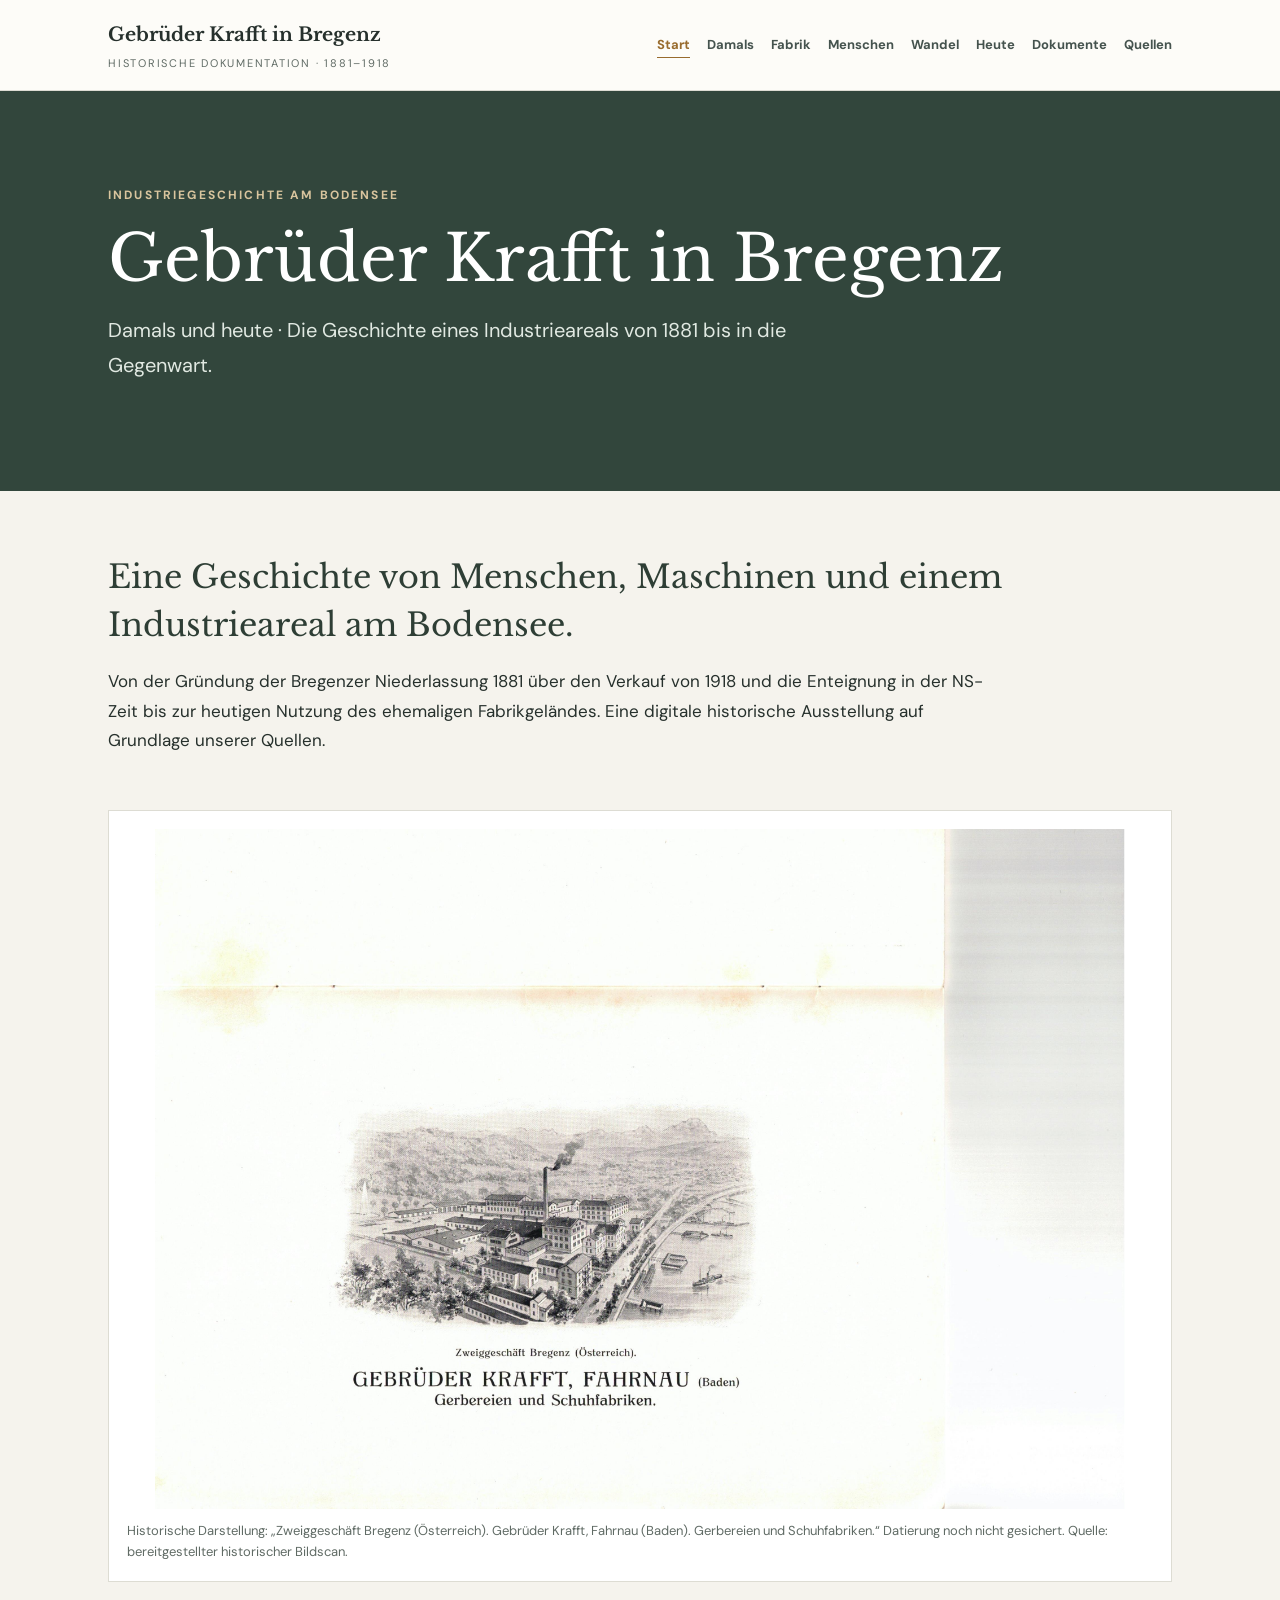
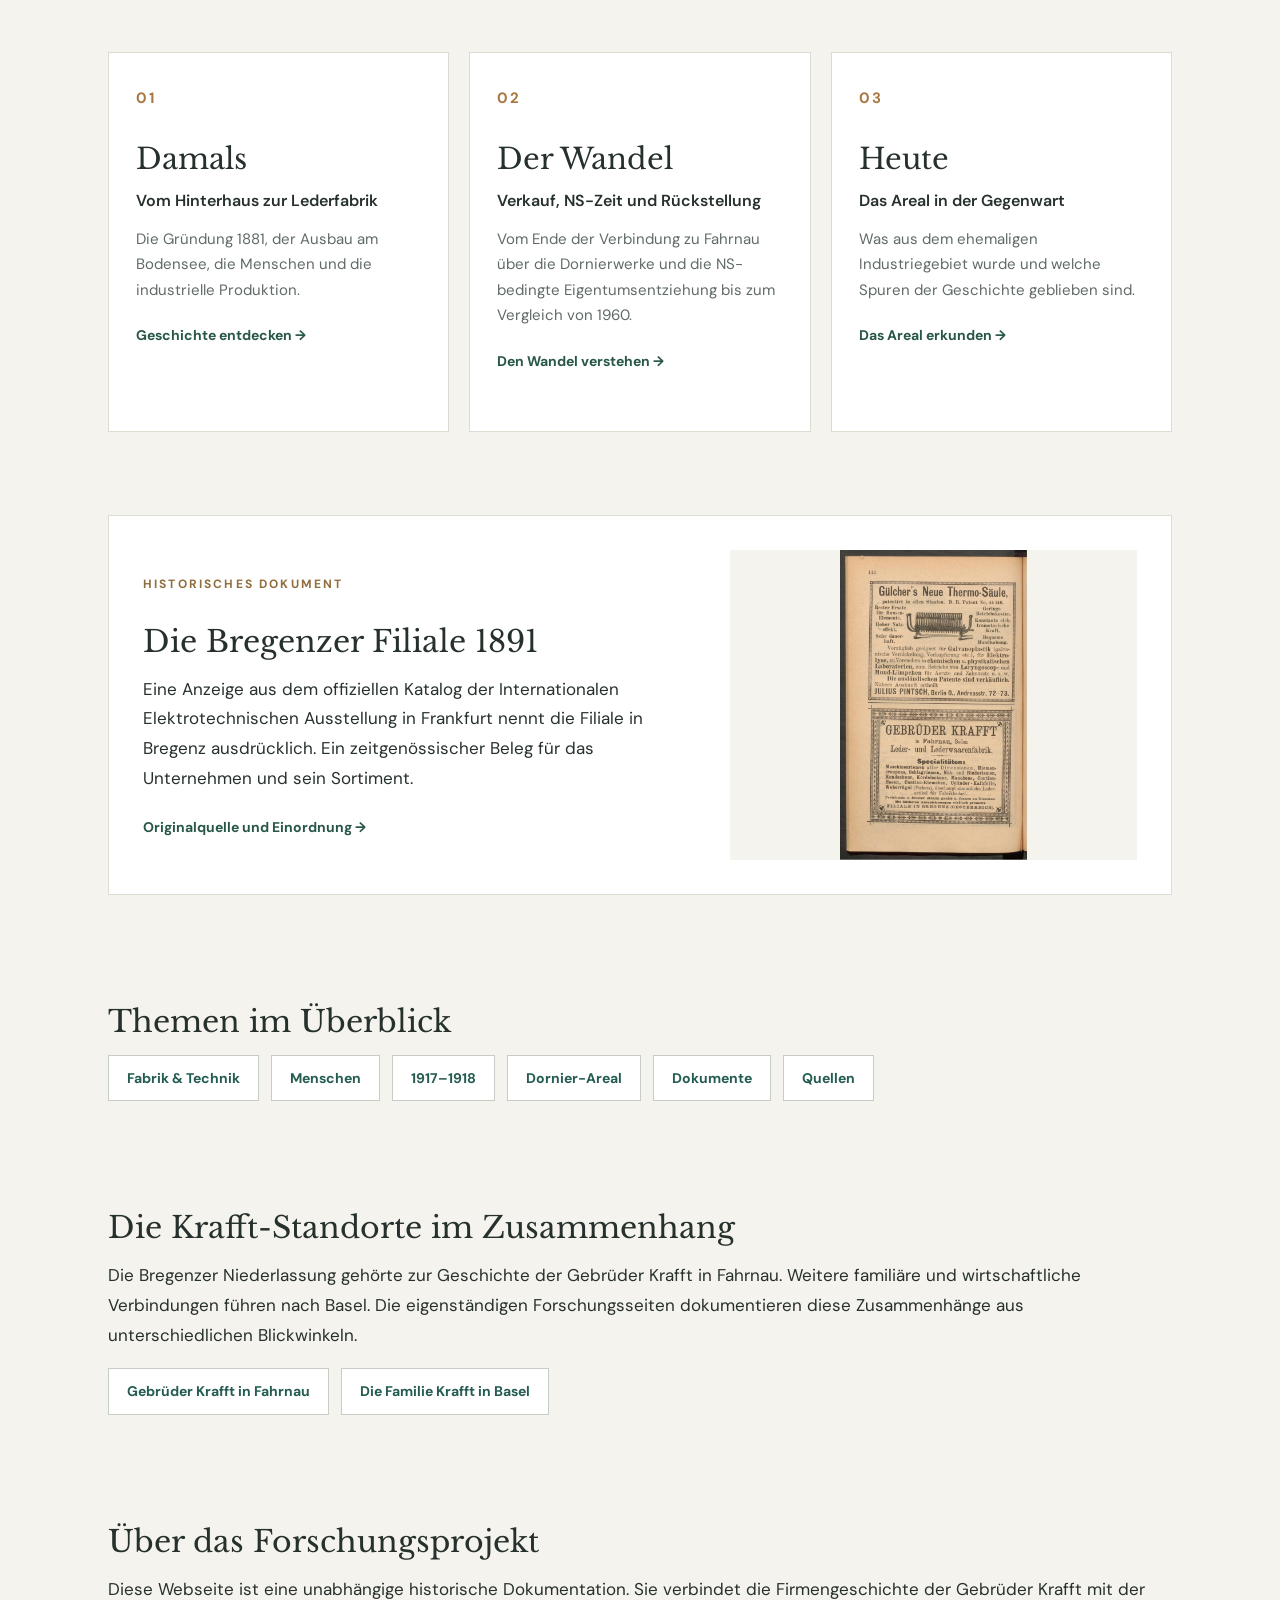
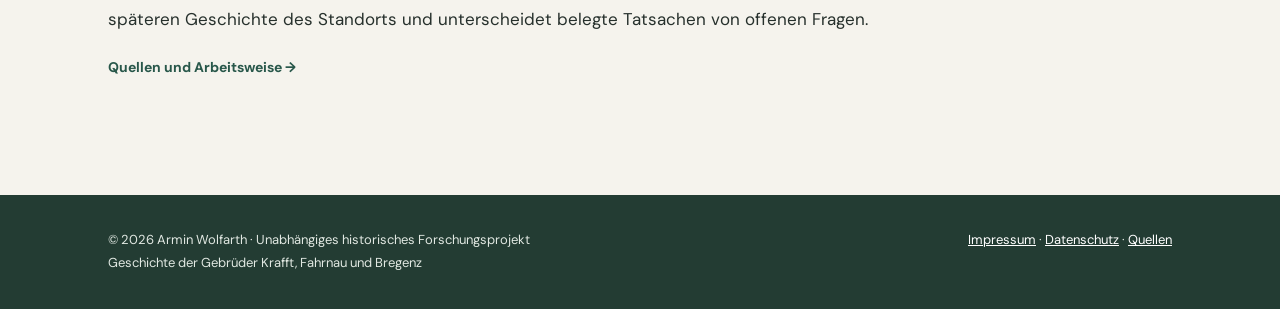
<file: index.html>
<!DOCTYPE html>
<html lang="de">
<head>
  <meta charset="utf-8">
  <meta name="viewport" content="width=device-width, initial-scale=1">
  <meta name="google-site-verification" content="zlRBgQFps5m0PwlhTDcf2eMCraI67N3e2OLOCPX6SGU">
  <meta name="robots" content="index, follow">
  <link rel="canonical" href="https://armin-historik.github.io/krafft-bregenz/">
  <title>Von Fahrnau nach Bregenz | Gebrüder Krafft in Bregenz</title>
  <meta name="description" content="Die österreichische Niederlassung der Gebrüder Krafft und ihre Geschichte von 1881 bis 1918.">
  <link href="assets/style.css" rel="stylesheet">
</head>
<body>
  <header>
    <div class="wrap top">
      <a class="brand" href="index.html">Gebrüder Krafft in Bregenz<small>Historische Dokumentation · 1881–1918</small></a>
      <nav aria-label="Hauptnavigation">
        <a aria-current="page" href="index.html">Start</a>
        <a href="gruendung.html">Damals</a>
        <a href="fabrik.html">Fabrik</a>
        <a href="menschen.html">Menschen</a>
        <a href="kriegsjahre.html">Wandel</a>
        <a href="areal-heute.html">Heute</a>
        <a href="dokumente.html">Dokumente</a>
        <a href="quellen.html">Quellen</a>
      </nav>
    </div>
  </header>
  <main>
    <section class="hero">
      <div class="wrap">
        <div class="eyebrow">Industriegeschichte am Bodensee</div>
        <h1>Gebrüder Krafft in Bregenz</h1>
        <p>Damals und heute · Die Geschichte eines Industrieareals von 1881 bis in die Gegenwart.</p>
      </div>
    </section>
    <div class="wrap">
      <section class="intro">
        <p class="lead">Eine Geschichte von Menschen, Maschinen und einem Industrieareal am Bodensee.</p>
        <p>Von der Gründung der Bregenzer Niederlassung 1881 über den Verkauf von 1918 und die Enteignung in der NS-Zeit bis zur heutigen Nutzung des ehemaligen Fabrikgeländes. Eine digitale historische Ausstellung auf Grundlage unserer Quellen.</p>
      </section>
      <figure class="historic-view">
        <img alt="Historische Gesamtansicht des Zweiggeschäfts Gebrüder Krafft in Bregenz mit Fabrikgebäuden, Schornstein und Bodenseeufer" loading="lazy" src="assets/krafft-bregenz-historische-ansicht.jpg">
        <figcaption>Historische Darstellung: „Zweiggeschäft Bregenz (Österreich). Gebrüder Krafft, Fahrnau (Baden). Gerbereien und Schuhfabriken.“ Datierung noch nicht gesichert. Quelle: bereitgestellter historischer Bildscan.</figcaption>
      </figure>
      <section class="section">
        <div class="exhibit-grid">
          <a class="exhibit" href="gruendung.html">
            <span class="exhibit-number">01</span>
            <div><h2>Damals</h2><h3>Vom Hinterhaus zur Lederfabrik</h3><p>Die Gründung 1881, der Ausbau am Bodensee, die Menschen und die industrielle Produktion.</p><span class="more">Geschichte entdecken →</span></div>
          </a>
          <a class="exhibit" href="kriegsjahre.html">
            <span class="exhibit-number">02</span>
            <div><h2>Der Wandel</h2><h3>Verkauf, NS-Zeit und Rückstellung</h3><p>Vom Ende der Verbindung zu Fahrnau über die Dornierwerke und die NS-bedingte Eigentumsentziehung bis zum Vergleich von 1960.</p><span class="more">Den Wandel verstehen →</span></div>
          </a>
          <a class="exhibit" href="areal-heute.html">
            <span class="exhibit-number">03</span>
            <div><h2>Heute</h2><h3>Das Areal in der Gegenwart</h3><p>Was aus dem ehemaligen Industriegebiet wurde und welche Spuren der Geschichte geblieben sind.</p><span class="more">Das Areal erkunden →</span></div>
          </a>
        </div>
      </section>
      <section class="section">
        <div class="feature">
          <div>
            <span class="eyebrow dark">Historisches Dokument</span>
            <h2>Die Bregenzer Filiale 1891</h2>
            <p>Eine Anzeige aus dem offiziellen Katalog der Internationalen Elektrotechnischen Ausstellung in Frankfurt nennt die Filiale in Bregenz ausdrücklich. Ein zeitgenössischer Beleg für das Unternehmen und sein Sortiment.</p>
            <a class="more" href="dokumente.html">Originalquelle und Einordnung →</a>
          </div>
          <img alt="Historische Firmenanzeige von Gebrüder Krafft, 1891" loading="lazy" src="assets/anzeige-1891.png">
        </div>
      </section>
      <section class="section">
        <h2>Themen im Überblick</h2>
        <div class="topic-links">
          <a href="fabrik.html">Fabrik &amp; Technik</a>
          <a href="menschen.html">Menschen</a>
          <a href="kriegsjahre.html">1917–1918</a>
          <a href="areal-heute.html">Dornier-Areal</a>
          <a href="dokumente.html">Dokumente</a>
          <a href="quellen.html">Quellen</a>
        </div>
      </section>
      <section class="section" aria-labelledby="krafft-standorte">
        <h2 id="krafft-standorte">Die Krafft-Standorte im Zusammenhang</h2>
        <p>Die Bregenzer Niederlassung gehörte zur Geschichte der Gebrüder Krafft in Fahrnau. Weitere familiäre und wirtschaftliche Verbindungen führen nach Basel. Die eigenständigen Forschungsseiten dokumentieren diese Zusammenhänge aus unterschiedlichen Blickwinkeln.</p>
        <div class="topic-links">
          <a href="https://krafft-fahrnau.de/">Gebrüder Krafft in Fahrnau</a>
          <a href="https://armin-historik.github.io/krafft-in-basel/">Die Familie Krafft in Basel</a>
        </div>
      </section>
      <section class="section">
        <h2>Über das Forschungsprojekt</h2>
        <p>Diese Webseite ist eine unabhängige historische Dokumentation. Sie verbindet die Firmengeschichte der Gebrüder Krafft mit der späteren Geschichte des Standorts und unterscheidet belegte Tatsachen von offenen Fragen.</p>
        <p><a class="more" href="quellen.html">Quellen und Arbeitsweise →</a></p>
      </section>
    </div>
  </main>
  <footer class="footer">
    <div class="wrap foot">
      <div>© 2026 Armin Wolfarth · Unabhängiges historisches Forschungsprojekt<br>Geschichte der Gebrüder Krafft, Fahrnau und Bregenz</div>
      <div><a href="impressum.html">Impressum</a> · <a href="datenschutz.html">Datenschutz</a> · <a href="quellen.html">Quellen</a></div>
    </div>
  </footer>
</body>
</html>
</file>
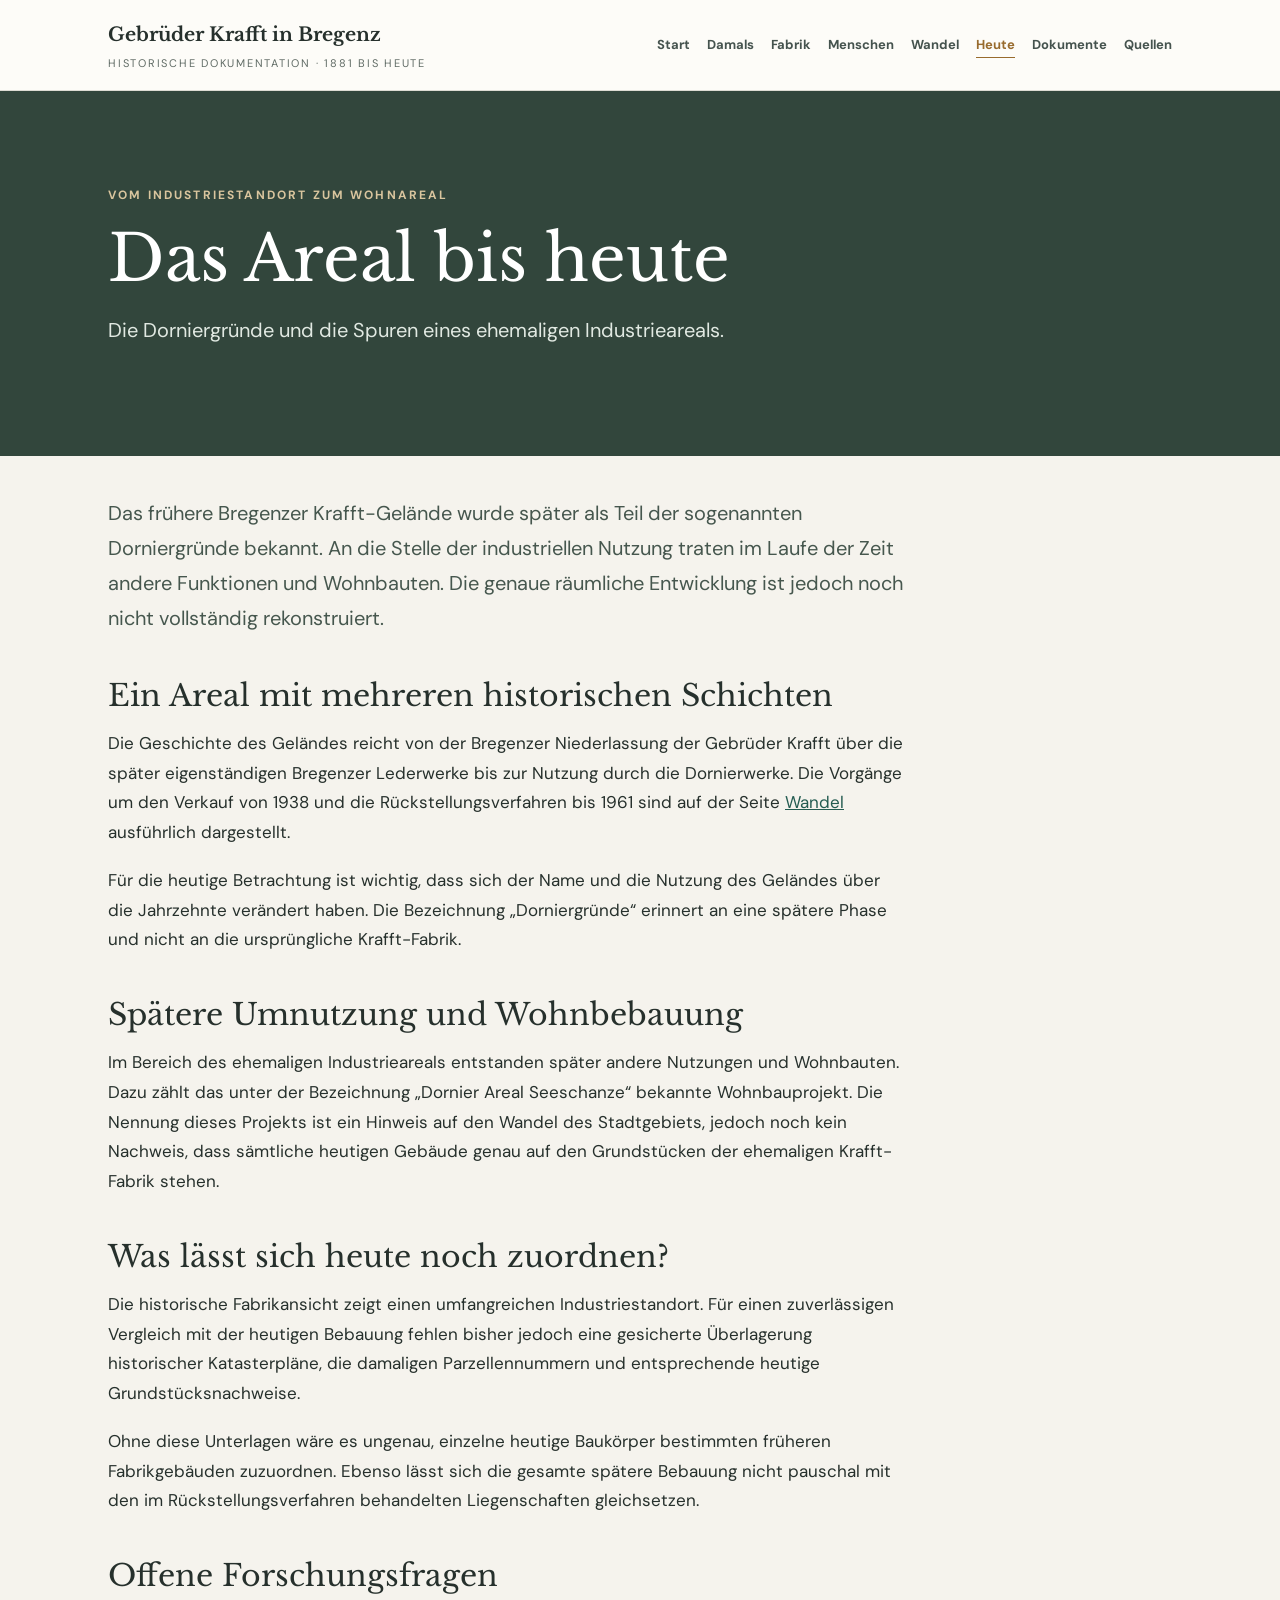
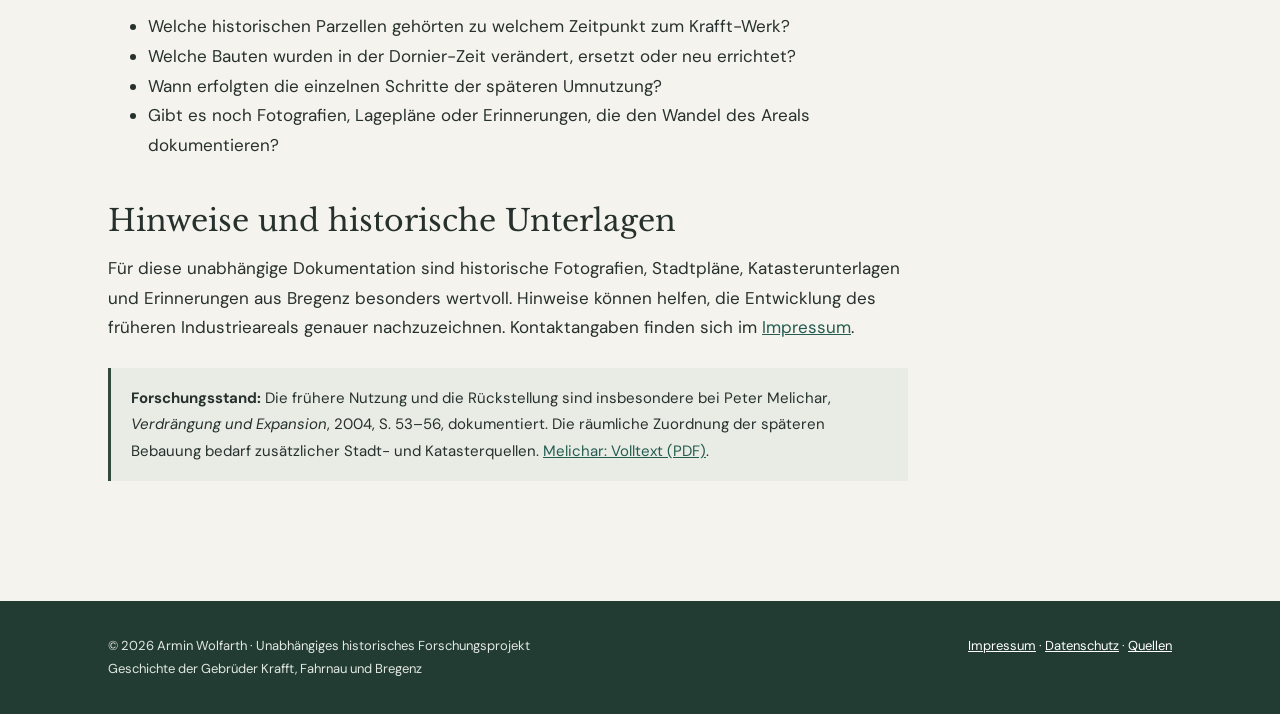
<file: areal-heute.html>
<!DOCTYPE html>
<html lang="de">
<head>
<meta charset="utf-8">
<meta name="viewport" content="width=device-width, initial-scale=1">
<meta name="robots" content="index, follow">
<link rel="canonical" href="https://armin-historik.github.io/krafft-bregenz/areal-heute.html">
<title>Das Areal bis heute | Gebrüder Krafft in Bregenz</title>
<meta name="description" content="Was über die spätere Nutzung der Dorniergründe bekannt ist und welche Fragen zur Geschichte des ehemaligen Krafft-Geländes offenbleiben.">
<link href="assets/style.css" rel="stylesheet">
</head>
<body>
<header><div class="wrap top"><a class="brand" href="index.html">Gebrüder Krafft in Bregenz<small>Historische Dokumentation · 1881 bis heute</small></a><nav aria-label="Hauptnavigation"><a href="index.html">Start</a><a href="gruendung.html">Damals</a><a href="fabrik.html">Fabrik</a><a href="menschen.html">Menschen</a><a href="kriegsjahre.html">Wandel</a><a aria-current="page" href="areal-heute.html">Heute</a><a href="dokumente.html">Dokumente</a><a href="quellen.html">Quellen</a></nav></div></header>
<main><section class="hero"><div class="wrap"><div class="eyebrow">Vom Industriestandort zum Wohnareal</div><h1>Das Areal bis heute</h1><p>Die Dorniergründe und die Spuren eines ehemaligen Industrieareals.</p></div></section><div class="wrap"><section class="section article"><p class="lead">Das frühere Bregenzer Krafft-Gelände wurde später als Teil der sogenannten Dorniergründe bekannt. An die Stelle der industriellen Nutzung traten im Laufe der Zeit andere Funktionen und Wohnbauten. Die genaue räumliche Entwicklung ist jedoch noch nicht vollständig rekonstruiert.</p>
<h2>Ein Areal mit mehreren historischen Schichten</h2><p>Die Geschichte des Geländes reicht von der Bregenzer Niederlassung der Gebrüder Krafft über die später eigenständigen Bregenzer Lederwerke bis zur Nutzung durch die Dornierwerke. Die Vorgänge um den Verkauf von 1938 und die Rückstellungsverfahren bis 1961 sind auf der Seite <a href="kriegsjahre.html">Wandel</a> ausführlich dargestellt.</p><p>Für die heutige Betrachtung ist wichtig, dass sich der Name und die Nutzung des Geländes über die Jahrzehnte verändert haben. Die Bezeichnung „Dorniergründe“ erinnert an eine spätere Phase und nicht an die ursprüngliche Krafft-Fabrik.</p>
<h2>Spätere Umnutzung und Wohnbebauung</h2><p>Im Bereich des ehemaligen Industrieareals entstanden später andere Nutzungen und Wohnbauten. Dazu zählt das unter der Bezeichnung „Dornier Areal Seeschanze“ bekannte Wohnbauprojekt. Die Nennung dieses Projekts ist ein Hinweis auf den Wandel des Stadtgebiets, jedoch noch kein Nachweis, dass sämtliche heutigen Gebäude genau auf den Grundstücken der ehemaligen Krafft-Fabrik stehen.</p>
<h2>Was lässt sich heute noch zuordnen?</h2><p>Die historische Fabrikansicht zeigt einen umfangreichen Industriestandort. Für einen zuverlässigen Vergleich mit der heutigen Bebauung fehlen bisher jedoch eine gesicherte Überlagerung historischer Katasterpläne, die damaligen Parzellennummern und entsprechende heutige Grundstücksnachweise.</p><p>Ohne diese Unterlagen wäre es ungenau, einzelne heutige Baukörper bestimmten früheren Fabrikgebäuden zuzuordnen. Ebenso lässt sich die gesamte spätere Bebauung nicht pauschal mit den im Rückstellungsverfahren behandelten Liegenschaften gleichsetzen.</p>
<h2>Offene Forschungsfragen</h2><ul><li>Welche historischen Parzellen gehörten zu welchem Zeitpunkt zum Krafft-Werk?</li><li>Welche Bauten wurden in der Dornier-Zeit verändert, ersetzt oder neu errichtet?</li><li>Wann erfolgten die einzelnen Schritte der späteren Umnutzung?</li><li>Gibt es noch Fotografien, Lagepläne oder Erinnerungen, die den Wandel des Areals dokumentieren?</li></ul>
<h2>Hinweise und historische Unterlagen</h2><p>Für diese unabhängige Dokumentation sind historische Fotografien, Stadtpläne, Katasterunterlagen und Erinnerungen aus Bregenz besonders wertvoll. Hinweise können helfen, die Entwicklung des früheren Industrieareals genauer nachzuzeichnen. Kontaktangaben finden sich im <a href="impressum.html">Impressum</a>.</p>
<p class="note"><strong>Forschungsstand:</strong> Die frühere Nutzung und die Rückstellung sind insbesondere bei Peter Melichar, <em>Verdrängung und Expansion</em>, 2004, S. 53–56, dokumentiert. Die räumliche Zuordnung der späteren Bebauung bedarf zusätzlicher Stadt- und Katasterquellen. <a href="https://hiko.univie.ac.at/PDF/19.pdf">Melichar: Volltext (PDF)</a>.</p></section></div></main>
<footer class="footer"><div class="wrap foot"><div>© 2026 Armin Wolfarth · Unabhängiges historisches Forschungsprojekt<br>Geschichte der Gebrüder Krafft, Fahrnau und Bregenz</div><div><a href="impressum.html">Impressum</a> · <a href="datenschutz.html">Datenschutz</a> · <a href="quellen.html">Quellen</a></div></div></footer>
</body></html>
</file>
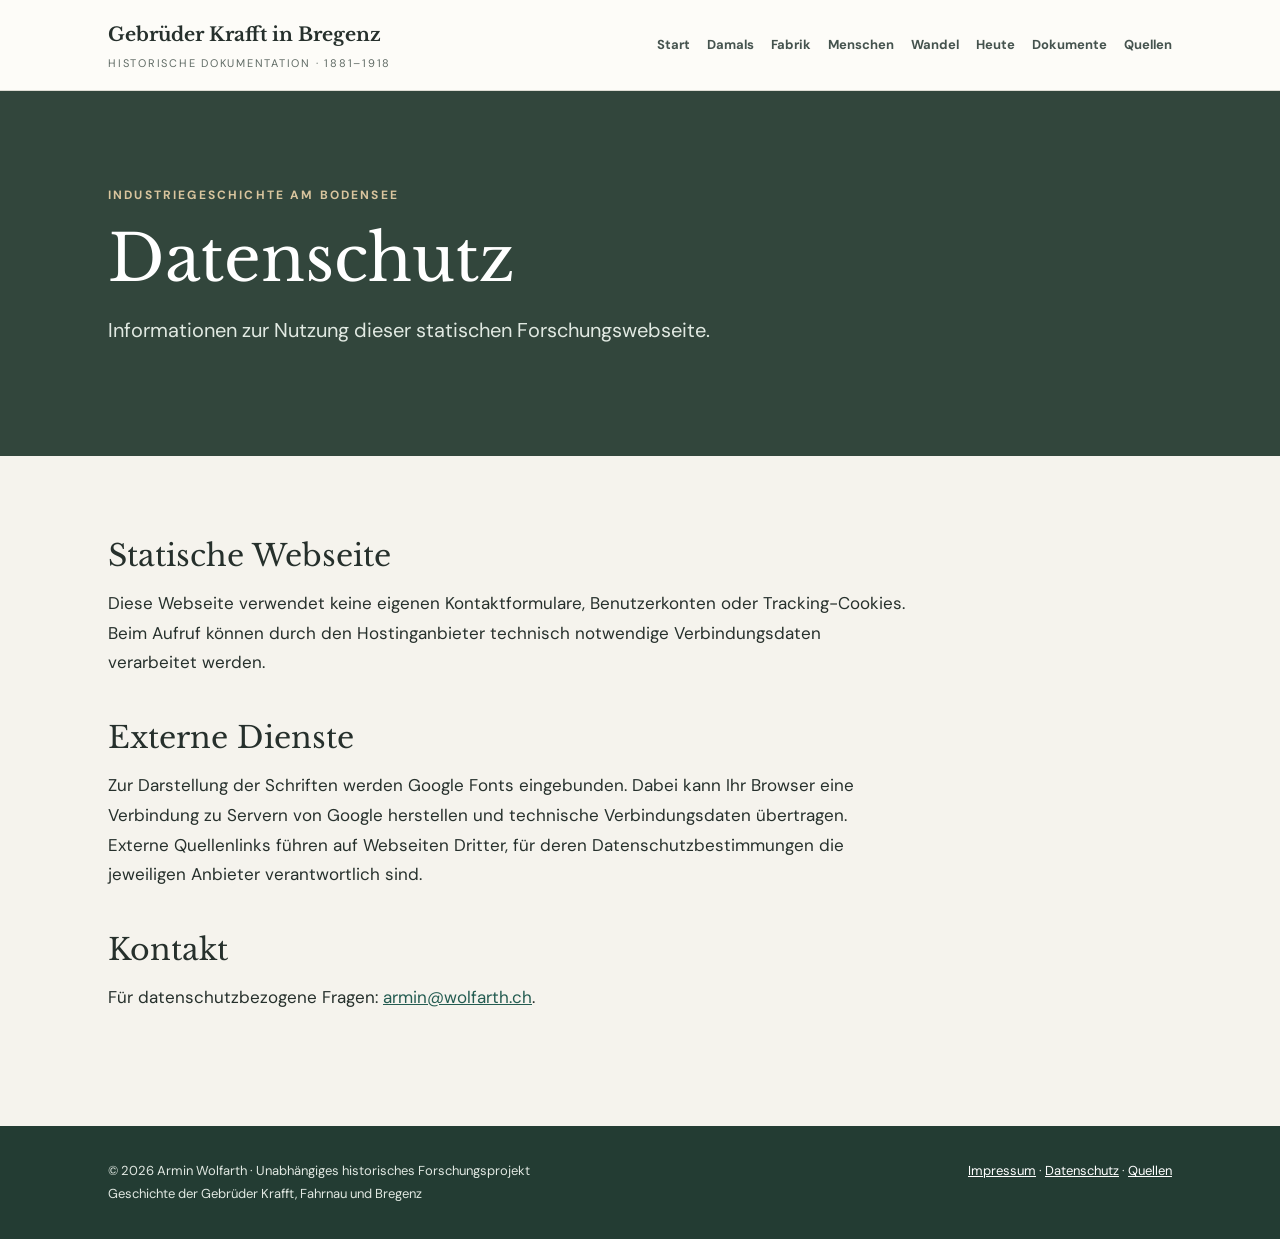
<file: datenschutz.html>
<!DOCTYPE html>
<html lang="de"><head><meta charset="utf-8"/><meta content="width=device-width, initial-scale=1" name="viewport"/><meta name="robots" content="index, follow"><title>Datenschutz | Gebrüder Krafft in Bregenz</title><meta content="Informationen zur Nutzung dieser statischen Forschungswebseite." name="description"/><link href="assets/style.css" rel="stylesheet"/></head><body><header><div class="wrap top"><a class="brand" href="index.html">Gebrüder Krafft in Bregenz<small>Historische Dokumentation · 1881–1918</small></a><nav aria-label="Hauptnavigation"><a href="index.html">Start</a><a href="gruendung.html">Damals</a><a href="fabrik.html">Fabrik</a><a href="menschen.html">Menschen</a><a href="kriegsjahre.html">Wandel</a><a href="areal-heute.html">Heute</a><a href="dokumente.html">Dokumente</a><a href="quellen.html">Quellen</a></nav></div></header><main><section class="hero"><div class="wrap"><div class="eyebrow">Industriegeschichte am Bodensee</div><h1>Datenschutz</h1><p>Informationen zur Nutzung dieser statischen Forschungswebseite.</p></div></section><div class="wrap"><section class="section article"><h2>Statische Webseite</h2><p>Diese Webseite verwendet keine eigenen Kontaktformulare, Benutzerkonten oder Tracking-Cookies. Beim Aufruf können durch den Hostinganbieter technisch notwendige Verbindungsdaten verarbeitet werden.</p><h2>Externe Dienste</h2><p>Zur Darstellung der Schriften werden Google Fonts eingebunden. Dabei kann Ihr Browser eine Verbindung zu Servern von Google herstellen und technische Verbindungsdaten übertragen. Externe Quellenlinks führen auf Webseiten Dritter, für deren Datenschutzbestimmungen die jeweiligen Anbieter verantwortlich sind.</p><h2>Kontakt</h2><p>Für datenschutzbezogene Fragen: <a href="mailto:armin@wolfarth.ch">armin@wolfarth.ch</a>.</p></section></div></main><footer class="footer"><div class="wrap foot"><div>© 2026 Armin Wolfarth · Unabhängiges historisches Forschungsprojekt<br/>Geschichte der Gebrüder Krafft, Fahrnau und Bregenz</div><div><a href="impressum.html">Impressum</a> · <a href="datenschutz.html">Datenschutz</a> · <a href="quellen.html">Quellen</a></div></div></footer></body></html>
</file>
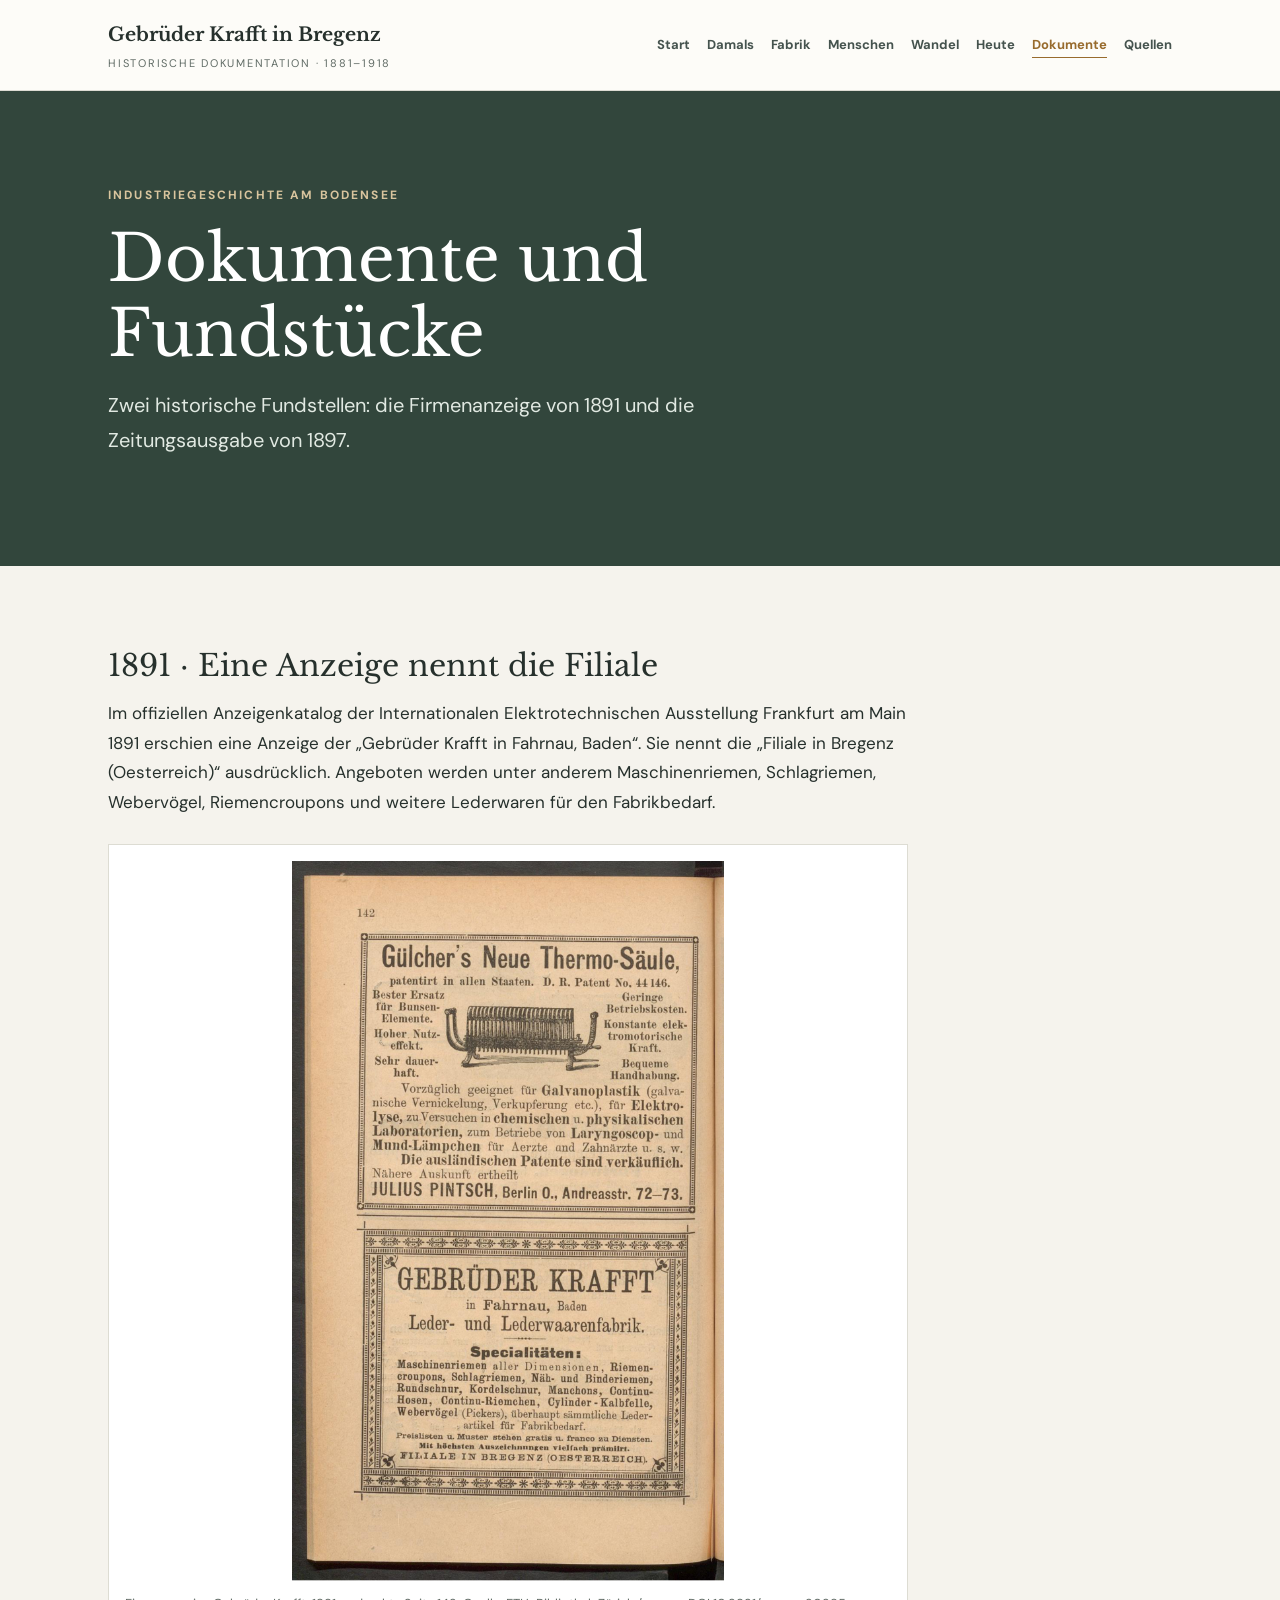
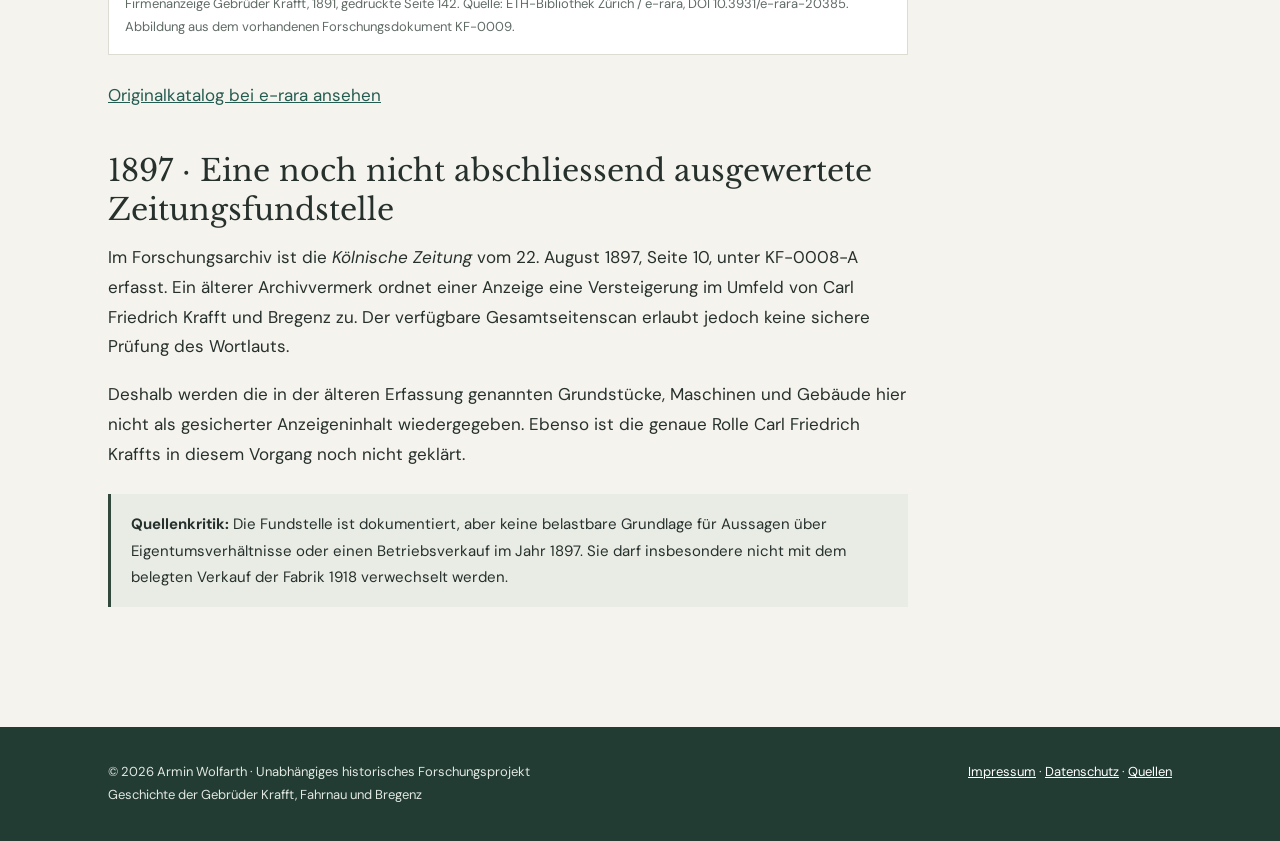
<file: dokumente.html>
<!DOCTYPE html>
<html lang="de"><head><meta charset="utf-8"/><meta content="width=device-width, initial-scale=1" name="viewport"/><meta name="robots" content="index, follow"><title>Dokumente und Fundstücke | Gebrüder Krafft in Bregenz</title><meta content="Zwei historische Fundstellen: die Firmenanzeige von 1891 und die Zeitungsausgabe von 1897." name="description"/><link href="assets/style.css" rel="stylesheet"/></head><body><header><div class="wrap top"><a class="brand" href="index.html">Gebrüder Krafft in Bregenz<small>Historische Dokumentation · 1881–1918</small></a><nav aria-label="Hauptnavigation"><a href="index.html">Start</a><a href="gruendung.html">Damals</a><a href="fabrik.html">Fabrik</a><a href="menschen.html">Menschen</a><a href="kriegsjahre.html">Wandel</a><a href="areal-heute.html">Heute</a><a aria-current="page" href="dokumente.html">Dokumente</a><a href="quellen.html">Quellen</a></nav></div></header><main><section class="hero"><div class="wrap"><div class="eyebrow">Industriegeschichte am Bodensee</div><h1>Dokumente und Fundstücke</h1><p>Zwei historische Fundstellen: die Firmenanzeige von 1891 und die Zeitungsausgabe von 1897.</p></div></section><div class="wrap"><section class="section article"><h2>1891 · Eine Anzeige nennt die Filiale</h2><p>Im offiziellen Anzeigenkatalog der Internationalen Elektrotechnischen Ausstellung Frankfurt am Main 1891 erschien eine Anzeige der „Gebrüder Krafft in Fahrnau, Baden“. Sie nennt die „Filiale in Bregenz (Oesterreich)“ ausdrücklich. Angeboten werden unter anderem Maschinenriemen, Schlagriemen, Webervögel, Riemencroupons und weitere Lederwaren für den Fabrikbedarf.</p><figure class="figure"><img alt="Historische Katalogseite 142 mit Anzeige Gebrüder Krafft und ausdrücklicher Nennung der Filiale in Bregenz" src="assets/anzeige-1891.png"/><figcaption>Firmenanzeige Gebrüder Krafft, 1891, gedruckte Seite 142. Quelle: ETH-Bibliothek Zürich / e-rara, DOI 10.3931/e-rara-20385. Abbildung aus dem vorhandenen Forschungsdokument KF-0009.</figcaption></figure><p><a href="https://doi.org/10.3931/e-rara-20385" rel="noopener">Originalkatalog bei e-rara ansehen</a></p><h2>1897 · Eine noch nicht abschliessend ausgewertete Zeitungsfundstelle</h2><p>Im Forschungsarchiv ist die <em>Kölnische Zeitung</em> vom 22. August 1897, Seite 10, unter KF-0008-A erfasst. Ein älterer Archivvermerk ordnet einer Anzeige eine Versteigerung im Umfeld von Carl Friedrich Krafft und Bregenz zu. Der verfügbare Gesamtseitenscan erlaubt jedoch keine sichere Prüfung des Wortlauts.</p><p>Deshalb werden die in der älteren Erfassung genannten Grundstücke, Maschinen und Gebäude hier nicht als gesicherter Anzeigeninhalt wiedergegeben. Ebenso ist die genaue Rolle Carl Friedrich Kraffts in diesem Vorgang noch nicht geklärt.</p><div class="note"><strong>Quellenkritik:</strong> Die Fundstelle ist dokumentiert, aber keine belastbare Grundlage für Aussagen über Eigentumsverhältnisse oder einen Betriebsverkauf im Jahr 1897. Sie darf insbesondere nicht mit dem belegten Verkauf der Fabrik 1918 verwechselt werden.</div></section></div></main><footer class="footer"><div class="wrap foot"><div>© 2026 Armin Wolfarth · Unabhängiges historisches Forschungsprojekt<br/>Geschichte der Gebrüder Krafft, Fahrnau und Bregenz</div><div><a href="impressum.html">Impressum</a> · <a href="datenschutz.html">Datenschutz</a> · <a href="quellen.html">Quellen</a></div></div></footer></body></html>
</file>
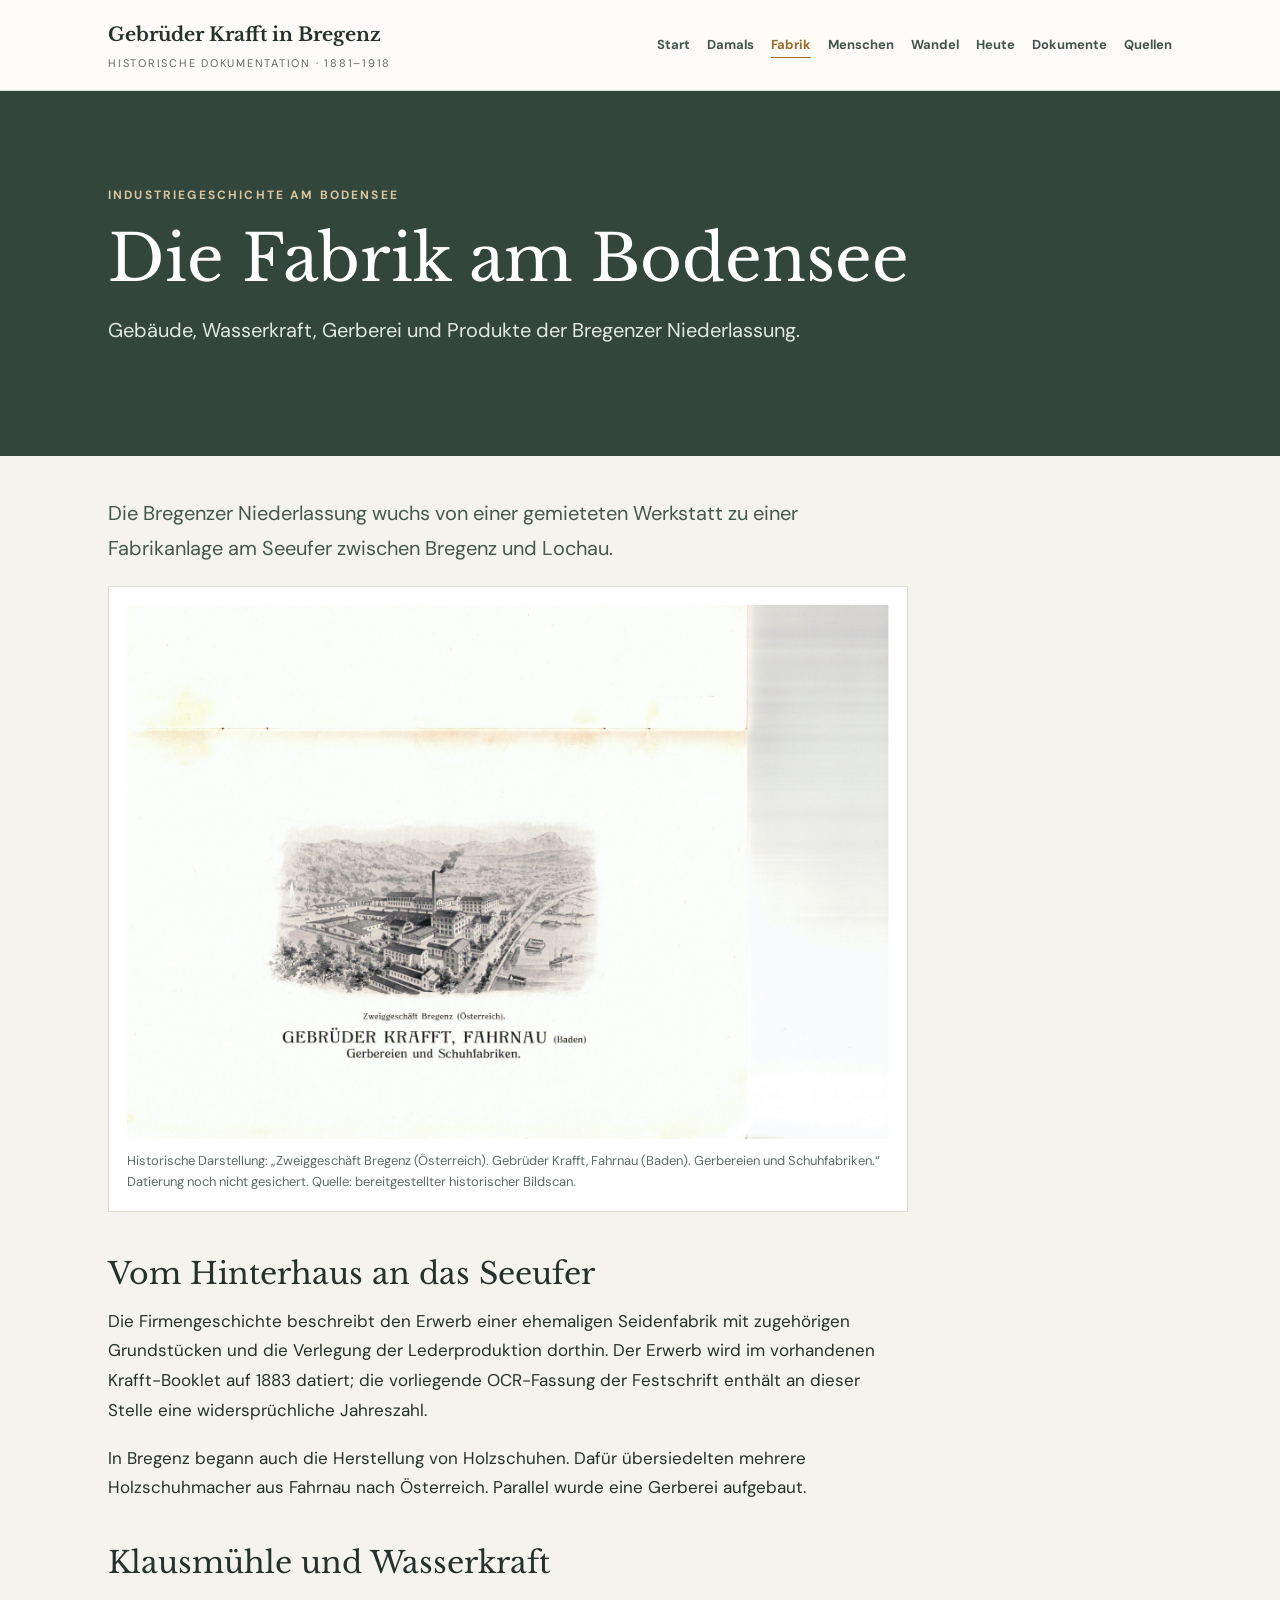
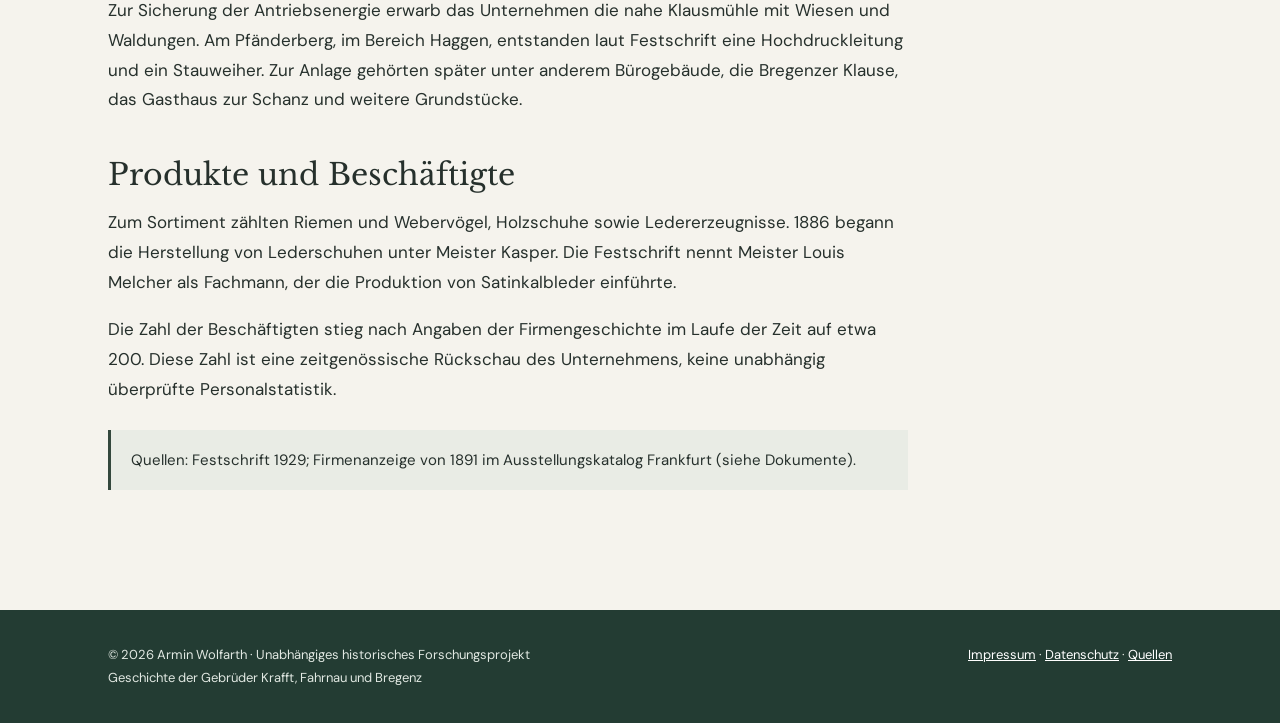
<file: fabrik.html>
<!DOCTYPE html>

<html lang="de"><head><meta charset="utf-8"/><meta content="width=device-width, initial-scale=1" name="viewport"/><meta name="robots" content="index, follow"><title>Die Fabrik am Bodensee | Gebrüder Krafft in Bregenz</title><meta content="Gebäude, Wasserkraft, Gerberei und Produkte der Bregenzer Niederlassung." name="description"/><link href="assets/style.css" rel="stylesheet"/></head><body><header><div class="wrap top"><a class="brand" href="index.html">Gebrüder Krafft in Bregenz<small>Historische Dokumentation · 1881–1918</small></a><nav aria-label="Hauptnavigation"><a href="index.html">Start</a><a href="gruendung.html">Damals</a><a aria-current="page" href="fabrik.html">Fabrik</a><a href="menschen.html">Menschen</a><a href="kriegsjahre.html">Wandel</a><a href="areal-heute.html">Heute</a><a href="dokumente.html">Dokumente</a><a href="quellen.html">Quellen</a></nav></div></header><main><section class="hero"><div class="wrap"><div class="eyebrow">Industriegeschichte am Bodensee</div><h1>Die Fabrik am Bodensee</h1><p>Gebäude, Wasserkraft, Gerberei und Produkte der Bregenzer Niederlassung.</p></div></section><div class="wrap"><section class="section article"><p class="lead">Die Bregenzer Niederlassung wuchs von einer gemieteten Werkstatt zu einer Fabrikanlage am Seeufer zwischen Bregenz und Lochau.</p><figure class="historic-view"><img alt="Historische Gesamtansicht des Zweiggeschäfts Gebrüder Krafft in Bregenz mit Fabrikgebäuden, Schornstein und Bodenseeufer" loading="lazy" src="assets/krafft-bregenz-historische-ansicht.jpg"/><figcaption>Historische Darstellung: „Zweiggeschäft Bregenz (Österreich). Gebrüder Krafft, Fahrnau (Baden). Gerbereien und Schuhfabriken.“ Datierung noch nicht gesichert. Quelle: bereitgestellter historischer Bildscan.</figcaption></figure><h2>Vom Hinterhaus an das Seeufer</h2><p>Die Firmengeschichte beschreibt den Erwerb einer ehemaligen Seidenfabrik mit zugehörigen Grundstücken und die Verlegung der Lederproduktion dorthin. Der Erwerb wird im vorhandenen Krafft-Booklet auf 1883 datiert; die vorliegende OCR-Fassung der Festschrift enthält an dieser Stelle eine widersprüchliche Jahreszahl.</p><p>In Bregenz begann auch die Herstellung von Holzschuhen. Dafür übersiedelten mehrere Holzschuhmacher aus Fahrnau nach Österreich. Parallel wurde eine Gerberei aufgebaut.</p><h2>Klausmühle und Wasserkraft</h2><p>Zur Sicherung der Antriebsenergie erwarb das Unternehmen die nahe Klausmühle mit Wiesen und Waldungen. Am Pfänderberg, im Bereich Haggen, entstanden laut Festschrift eine Hochdruckleitung und ein Stauweiher. Zur Anlage gehörten später unter anderem Bürogebäude, die Bregenzer Klause, das Gasthaus zur Schanz und weitere Grundstücke.</p><h2>Produkte und Beschäftigte</h2><p>Zum Sortiment zählten Riemen und Webervögel, Holzschuhe sowie Ledererzeugnisse. 1886 begann die Herstellung von Lederschuhen unter Meister Kasper. Die Festschrift nennt Meister Louis Melcher als Fachmann, der die Produktion von Satinkalbleder einführte.</p><p>Die Zahl der Beschäftigten stieg nach Angaben der Firmengeschichte im Laufe der Zeit auf etwa 200. Diese Zahl ist eine zeitgenössische Rückschau des Unternehmens, keine unabhängig überprüfte Personalstatistik.</p><p class="note">Quellen: Festschrift 1929; Firmenanzeige von 1891 im Ausstellungskatalog Frankfurt (siehe Dokumente).</p></section></div></main><footer class="footer"><div class="wrap foot"><div>© 2026 Armin Wolfarth · Unabhängiges historisches Forschungsprojekt<br/>Geschichte der Gebrüder Krafft, Fahrnau und Bregenz</div><div><a href="impressum.html">Impressum</a> · <a href="datenschutz.html">Datenschutz</a> · <a href="quellen.html">Quellen</a></div></div></footer></body></html>
</file>
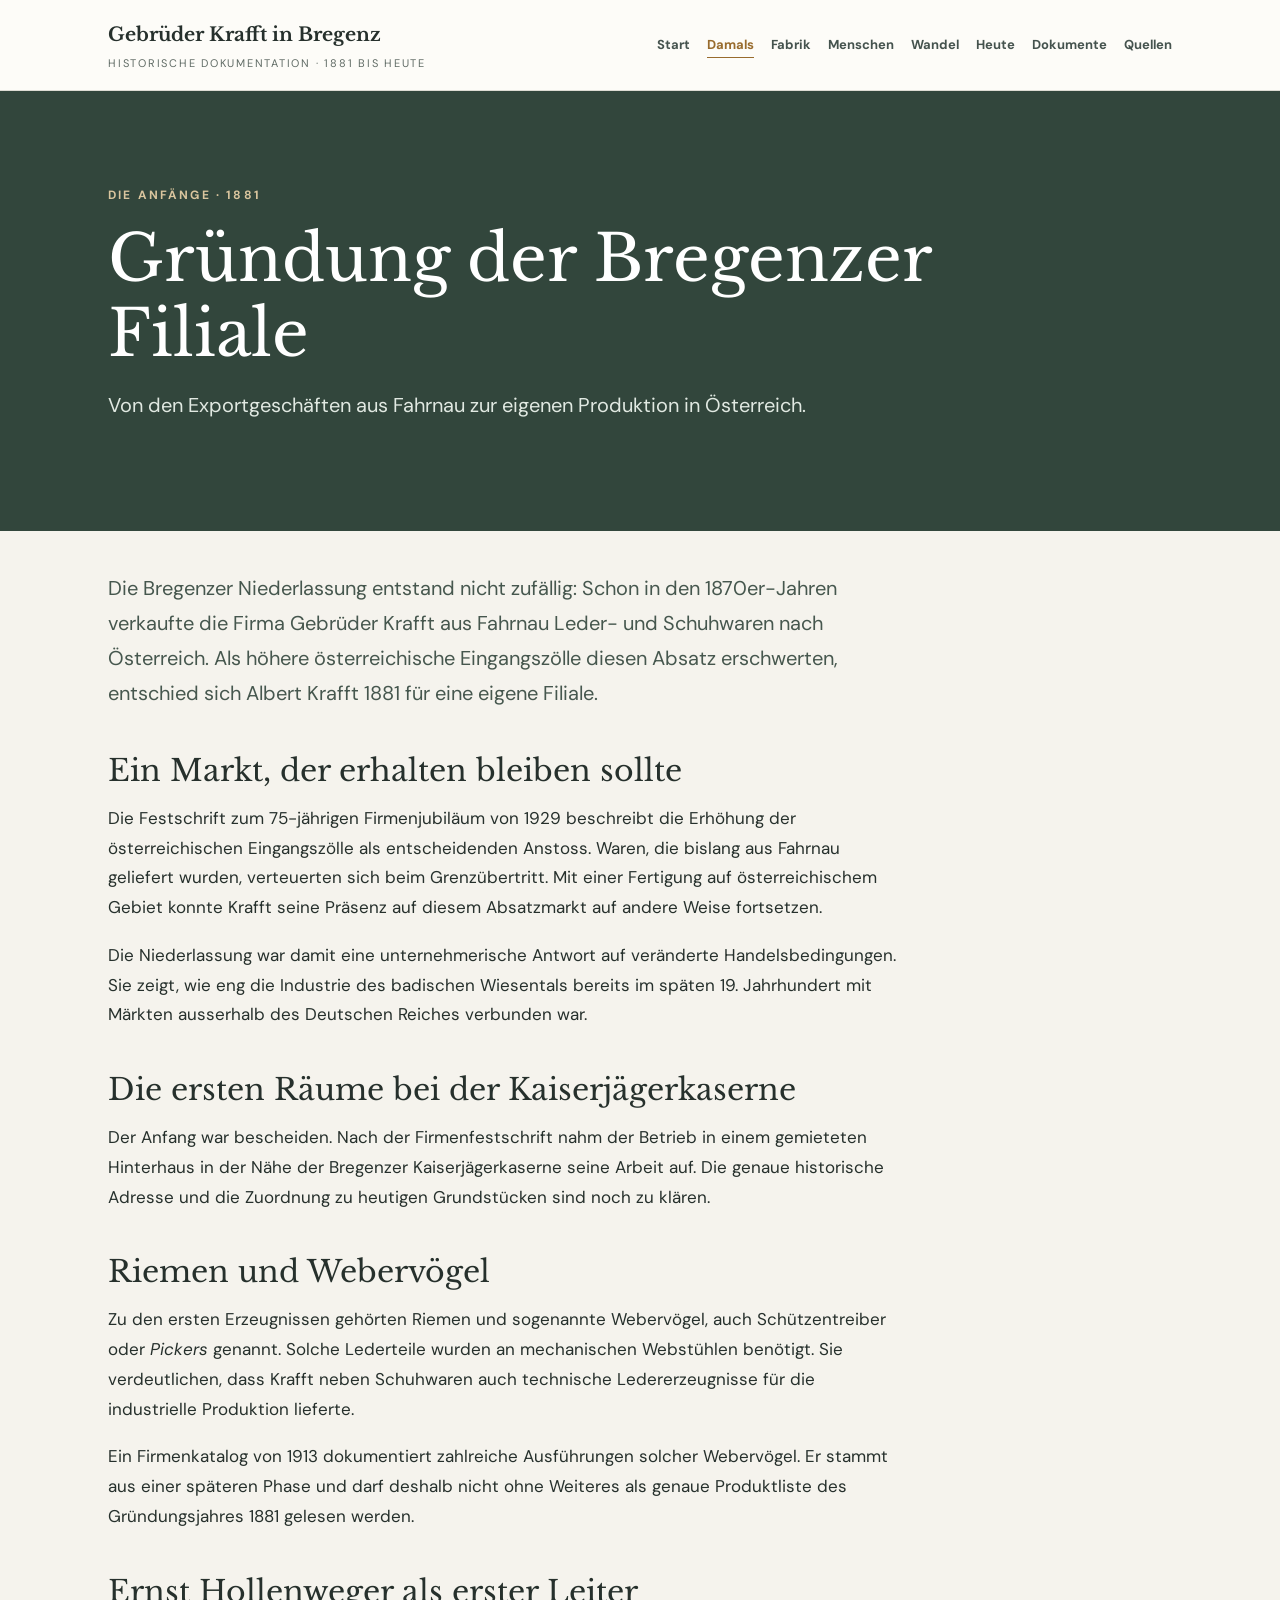
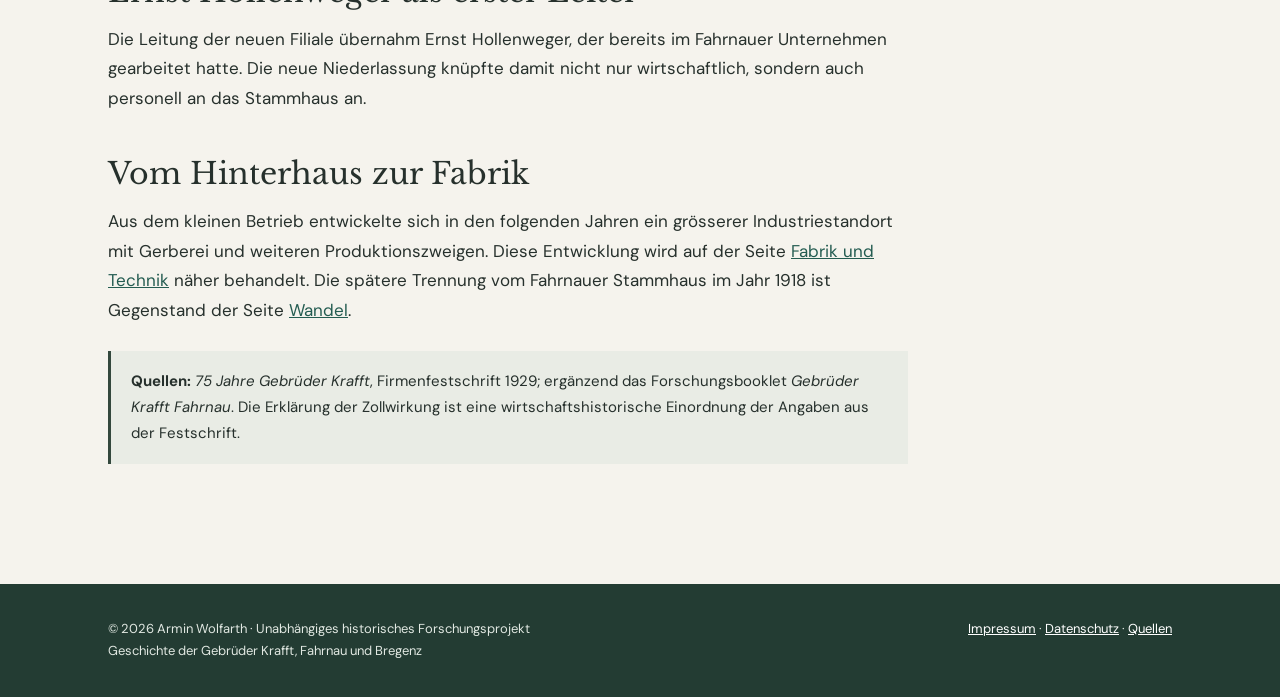
<file: gruendung.html>
<!DOCTYPE html>
<html lang="de">
<head>
<meta charset="utf-8">
<meta name="viewport" content="width=device-width, initial-scale=1">
<meta name="robots" content="index, follow">
<link rel="canonical" href="https://armin-historik.github.io/krafft-bregenz/gruendung.html">
<title>Gründung der Bregenzer Filiale | Gebrüder Krafft in Bregenz</title>
<meta name="description" content="Wie Zölle und bestehende Absatzmärkte 1881 zur Niederlassung der Gebrüder Krafft in Bregenz führten.">
<link href="assets/style.css" rel="stylesheet">
</head>
<body>
<header><div class="wrap top"><a class="brand" href="index.html">Gebrüder Krafft in Bregenz<small>Historische Dokumentation · 1881 bis heute</small></a><nav aria-label="Hauptnavigation"><a href="index.html">Start</a><a aria-current="page" href="gruendung.html">Damals</a><a href="fabrik.html">Fabrik</a><a href="menschen.html">Menschen</a><a href="kriegsjahre.html">Wandel</a><a href="areal-heute.html">Heute</a><a href="dokumente.html">Dokumente</a><a href="quellen.html">Quellen</a></nav></div></header>
<main><section class="hero"><div class="wrap"><div class="eyebrow">Die Anfänge · 1881</div><h1>Gründung der Bregenzer Filiale</h1><p>Von den Exportgeschäften aus Fahrnau zur eigenen Produktion in Österreich.</p></div></section><div class="wrap"><section class="section article"><p class="lead">Die Bregenzer Niederlassung entstand nicht zufällig: Schon in den 1870er-Jahren verkaufte die Firma Gebrüder Krafft aus Fahrnau Leder- und Schuhwaren nach Österreich. Als höhere österreichische Eingangszölle diesen Absatz erschwerten, entschied sich Albert Krafft 1881 für eine eigene Filiale.</p>
<h2>Ein Markt, der erhalten bleiben sollte</h2><p>Die Festschrift zum 75-jährigen Firmenjubiläum von 1929 beschreibt die Erhöhung der österreichischen Eingangszölle als entscheidenden Anstoss. Waren, die bislang aus Fahrnau geliefert wurden, verteuerten sich beim Grenzübertritt. Mit einer Fertigung auf österreichischem Gebiet konnte Krafft seine Präsenz auf diesem Absatzmarkt auf andere Weise fortsetzen.</p><p>Die Niederlassung war damit eine unternehmerische Antwort auf veränderte Handelsbedingungen. Sie zeigt, wie eng die Industrie des badischen Wiesentals bereits im späten 19. Jahrhundert mit Märkten ausserhalb des Deutschen Reiches verbunden war.</p>
<h2>Die ersten Räume bei der Kaiserjägerkaserne</h2><p>Der Anfang war bescheiden. Nach der Firmenfestschrift nahm der Betrieb in einem gemieteten Hinterhaus in der Nähe der Bregenzer Kaiserjägerkaserne seine Arbeit auf. Die genaue historische Adresse und die Zuordnung zu heutigen Grundstücken sind noch zu klären.</p>
<h2>Riemen und Webervögel</h2><p>Zu den ersten Erzeugnissen gehörten Riemen und sogenannte Webervögel, auch Schützentreiber oder <em>Pickers</em> genannt. Solche Lederteile wurden an mechanischen Webstühlen benötigt. Sie verdeutlichen, dass Krafft neben Schuhwaren auch technische Ledererzeugnisse für die industrielle Produktion lieferte.</p><p>Ein Firmenkatalog von 1913 dokumentiert zahlreiche Ausführungen solcher Webervögel. Er stammt aus einer späteren Phase und darf deshalb nicht ohne Weiteres als genaue Produktliste des Gründungsjahres 1881 gelesen werden.</p>
<h2>Ernst Hollenweger als erster Leiter</h2><p>Die Leitung der neuen Filiale übernahm Ernst Hollenweger, der bereits im Fahrnauer Unternehmen gearbeitet hatte. Die neue Niederlassung knüpfte damit nicht nur wirtschaftlich, sondern auch personell an das Stammhaus an.</p>
<h2>Vom Hinterhaus zur Fabrik</h2><p>Aus dem kleinen Betrieb entwickelte sich in den folgenden Jahren ein grösserer Industriestandort mit Gerberei und weiteren Produktionszweigen. Diese Entwicklung wird auf der Seite <a href="fabrik.html">Fabrik und Technik</a> näher behandelt. Die spätere Trennung vom Fahrnauer Stammhaus im Jahr 1918 ist Gegenstand der Seite <a href="kriegsjahre.html">Wandel</a>.</p>
<p class="note"><strong>Quellen:</strong> <em>75 Jahre Gebrüder Krafft</em>, Firmenfestschrift 1929; ergänzend das Forschungsbooklet <em>Gebrüder Krafft Fahrnau</em>. Die Erklärung der Zollwirkung ist eine wirtschaftshistorische Einordnung der Angaben aus der Festschrift.</p></section></div></main>
<footer class="footer"><div class="wrap foot"><div>© 2026 Armin Wolfarth · Unabhängiges historisches Forschungsprojekt<br>Geschichte der Gebrüder Krafft, Fahrnau und Bregenz</div><div><a href="impressum.html">Impressum</a> · <a href="datenschutz.html">Datenschutz</a> · <a href="quellen.html">Quellen</a></div></div></footer>
</body></html>
</file>
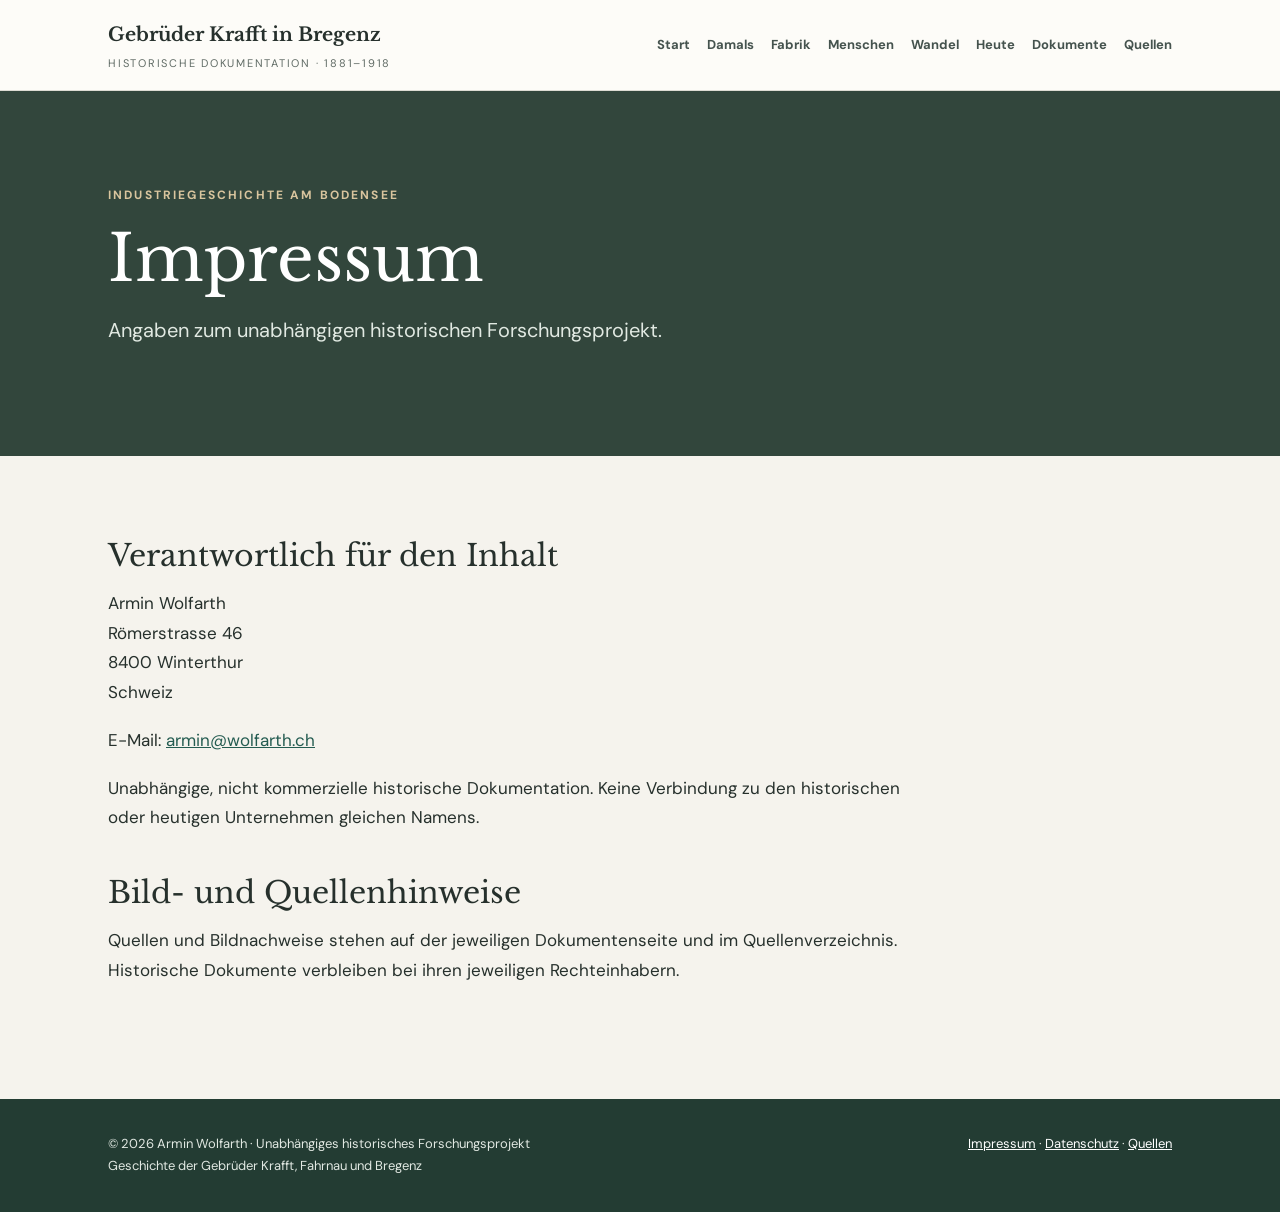
<file: impressum.html>
<!DOCTYPE html>
<html lang="de"><head><meta charset="utf-8"/><meta content="width=device-width, initial-scale=1" name="viewport"/><meta name="robots" content="index, follow"><title>Impressum | Gebrüder Krafft in Bregenz</title><meta content="Angaben zum unabhängigen historischen Forschungsprojekt." name="description"/><link href="assets/style.css" rel="stylesheet"/></head><body><header><div class="wrap top"><a class="brand" href="index.html">Gebrüder Krafft in Bregenz<small>Historische Dokumentation · 1881–1918</small></a><nav aria-label="Hauptnavigation"><a href="index.html">Start</a><a href="gruendung.html">Damals</a><a href="fabrik.html">Fabrik</a><a href="menschen.html">Menschen</a><a href="kriegsjahre.html">Wandel</a><a href="areal-heute.html">Heute</a><a href="dokumente.html">Dokumente</a><a href="quellen.html">Quellen</a></nav></div></header><main><section class="hero"><div class="wrap"><div class="eyebrow">Industriegeschichte am Bodensee</div><h1>Impressum</h1><p>Angaben zum unabhängigen historischen Forschungsprojekt.</p></div></section><div class="wrap"><section class="section article"><h2>Verantwortlich für den Inhalt</h2><p>Armin Wolfarth<br/>Römerstrasse 46<br/>8400 Winterthur<br/>Schweiz</p><p>E-Mail: <a href="mailto:armin@wolfarth.ch">armin@wolfarth.ch</a></p><p>Unabhängige, nicht kommerzielle historische Dokumentation. Keine Verbindung zu den historischen oder heutigen Unternehmen gleichen Namens.</p><h2>Bild- und Quellenhinweise</h2><p>Quellen und Bildnachweise stehen auf der jeweiligen Dokumentenseite und im Quellenverzeichnis. Historische Dokumente verbleiben bei ihren jeweiligen Rechteinhabern.</p></section></div></main><footer class="footer"><div class="wrap foot"><div>© 2026 Armin Wolfarth · Unabhängiges historisches Forschungsprojekt<br/>Geschichte der Gebrüder Krafft, Fahrnau und Bregenz</div><div><a href="impressum.html">Impressum</a> · <a href="datenschutz.html">Datenschutz</a> · <a href="quellen.html">Quellen</a></div></div></footer></body></html>
</file>
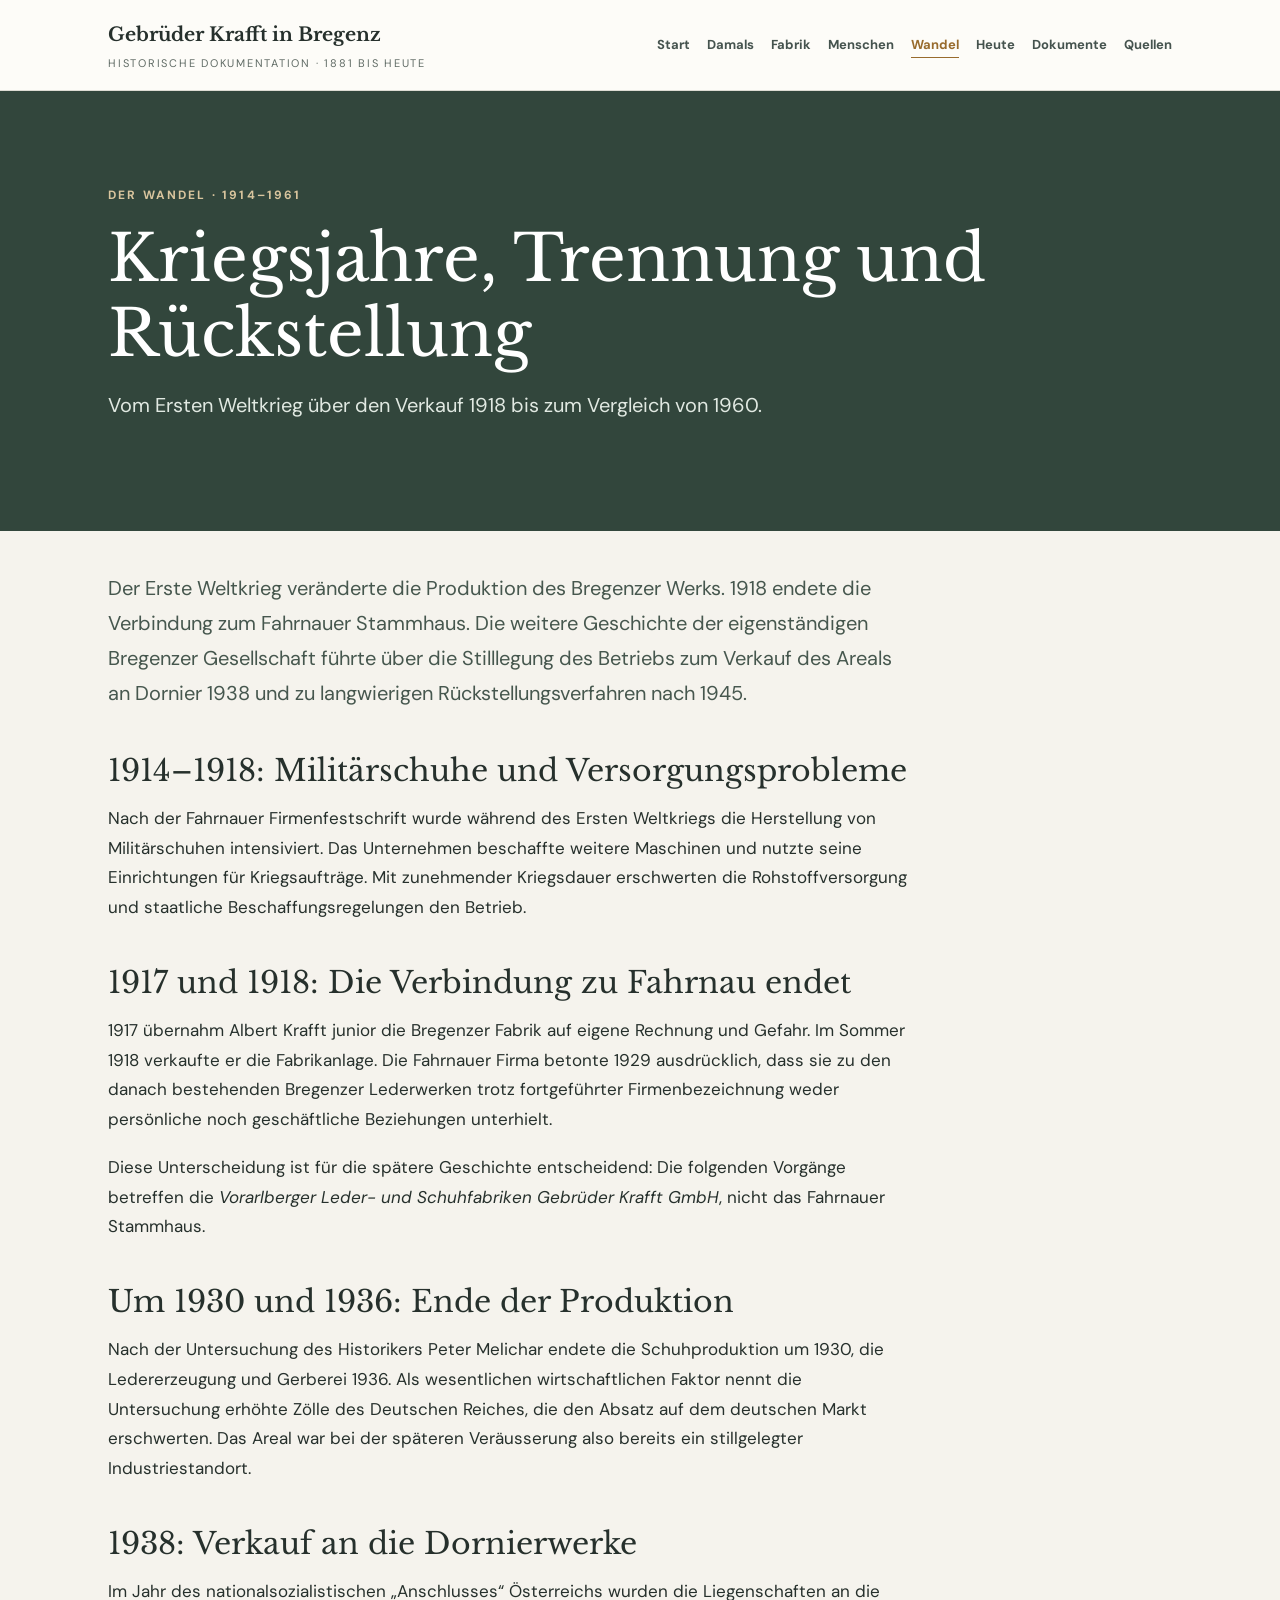
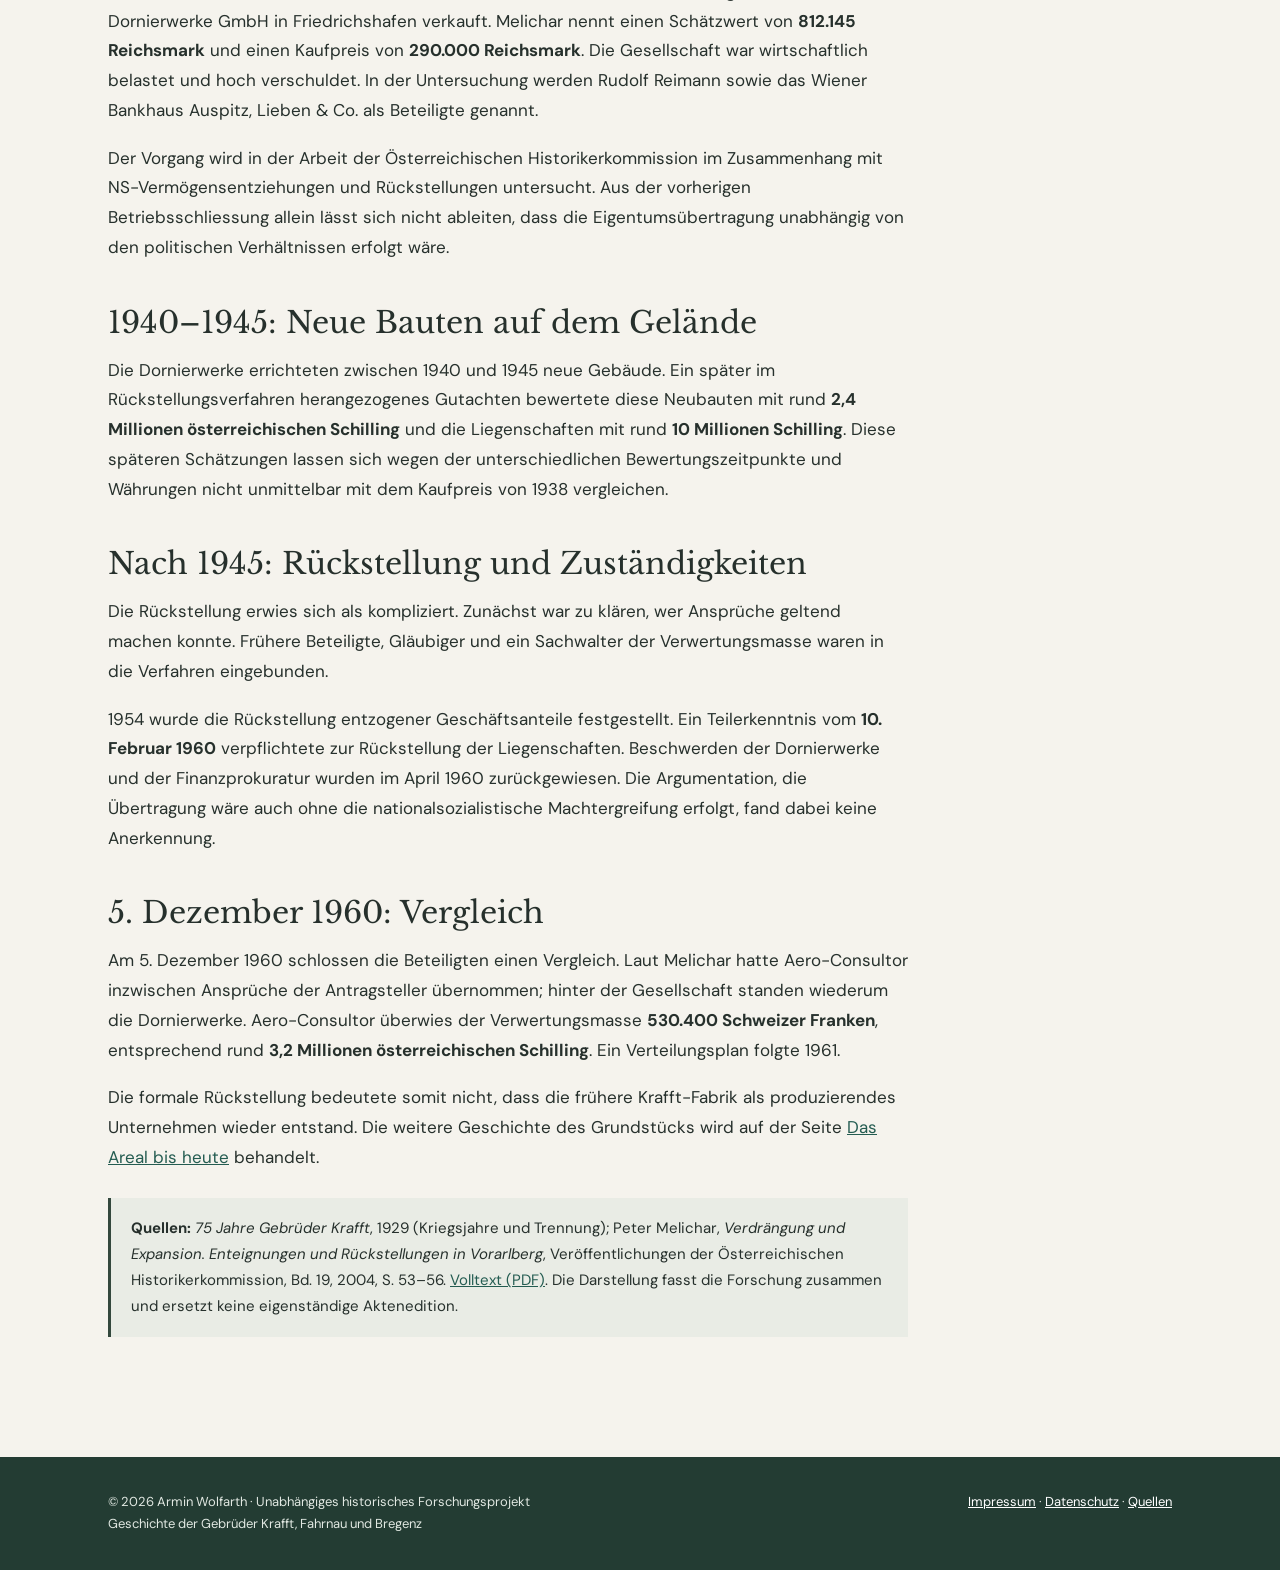
<file: kriegsjahre.html>
<!DOCTYPE html>
<html lang="de">
<head>
<meta charset="utf-8">
<meta name="viewport" content="width=device-width, initial-scale=1">
<meta name="robots" content="index, follow">
<link rel="canonical" href="https://armin-historik.github.io/krafft-bregenz/kriegsjahre.html">
<title>Kriegsjahre, Trennung und Rückstellung | Gebrüder Krafft in Bregenz</title>
<meta name="description" content="Die Geschichte des Bregenzer Werks von den Kriegsaufträgen bis zum Rückstellungsverfahren nach 1945.">
<link href="assets/style.css" rel="stylesheet">
</head>
<body>
<header><div class="wrap top"><a class="brand" href="index.html">Gebrüder Krafft in Bregenz<small>Historische Dokumentation · 1881 bis heute</small></a><nav aria-label="Hauptnavigation"><a href="index.html">Start</a><a href="gruendung.html">Damals</a><a href="fabrik.html">Fabrik</a><a href="menschen.html">Menschen</a><a aria-current="page" href="kriegsjahre.html">Wandel</a><a href="areal-heute.html">Heute</a><a href="dokumente.html">Dokumente</a><a href="quellen.html">Quellen</a></nav></div></header>
<main><section class="hero"><div class="wrap"><div class="eyebrow">Der Wandel · 1914–1961</div><h1>Kriegsjahre, Trennung und Rückstellung</h1><p>Vom Ersten Weltkrieg über den Verkauf 1918 bis zum Vergleich von 1960.</p></div></section><div class="wrap"><section class="section article"><p class="lead">Der Erste Weltkrieg veränderte die Produktion des Bregenzer Werks. 1918 endete die Verbindung zum Fahrnauer Stammhaus. Die weitere Geschichte der eigenständigen Bregenzer Gesellschaft führte über die Stilllegung des Betriebs zum Verkauf des Areals an Dornier 1938 und zu langwierigen Rückstellungsverfahren nach 1945.</p>
<h2>1914–1918: Militärschuhe und Versorgungsprobleme</h2><p>Nach der Fahrnauer Firmenfestschrift wurde während des Ersten Weltkriegs die Herstellung von Militärschuhen intensiviert. Das Unternehmen beschaffte weitere Maschinen und nutzte seine Einrichtungen für Kriegsaufträge. Mit zunehmender Kriegsdauer erschwerten die Rohstoffversorgung und staatliche Beschaffungsregelungen den Betrieb.</p>
<h2>1917 und 1918: Die Verbindung zu Fahrnau endet</h2><p>1917 übernahm Albert Krafft junior die Bregenzer Fabrik auf eigene Rechnung und Gefahr. Im Sommer 1918 verkaufte er die Fabrikanlage. Die Fahrnauer Firma betonte 1929 ausdrücklich, dass sie zu den danach bestehenden Bregenzer Lederwerken trotz fortgeführter Firmenbezeichnung weder persönliche noch geschäftliche Beziehungen unterhielt.</p><p>Diese Unterscheidung ist für die spätere Geschichte entscheidend: Die folgenden Vorgänge betreffen die <em>Vorarlberger Leder- und Schuhfabriken Gebrüder Krafft GmbH</em>, nicht das Fahrnauer Stammhaus.</p>
<h2>Um 1930 und 1936: Ende der Produktion</h2><p>Nach der Untersuchung des Historikers Peter Melichar endete die Schuhproduktion um 1930, die Ledererzeugung und Gerberei 1936. Als wesentlichen wirtschaftlichen Faktor nennt die Untersuchung erhöhte Zölle des Deutschen Reiches, die den Absatz auf dem deutschen Markt erschwerten. Das Areal war bei der späteren Veräusserung also bereits ein stillgelegter Industriestandort.</p>
<h2>1938: Verkauf an die Dornierwerke</h2><p>Im Jahr des nationalsozialistischen „Anschlusses“ Österreichs wurden die Liegenschaften an die Dornierwerke GmbH in Friedrichshafen verkauft. Melichar nennt einen Schätzwert von <strong>812.145 Reichsmark</strong> und einen Kaufpreis von <strong>290.000 Reichsmark</strong>. Die Gesellschaft war wirtschaftlich belastet und hoch verschuldet. In der Untersuchung werden Rudolf Reimann sowie das Wiener Bankhaus Auspitz, Lieben &amp; Co. als Beteiligte genannt.</p><p>Der Vorgang wird in der Arbeit der Österreichischen Historikerkommission im Zusammenhang mit NS-Vermögensentziehungen und Rückstellungen untersucht. Aus der vorherigen Betriebsschliessung allein lässt sich nicht ableiten, dass die Eigentumsübertragung unabhängig von den politischen Verhältnissen erfolgt wäre.</p>
<h2>1940–1945: Neue Bauten auf dem Gelände</h2><p>Die Dornierwerke errichteten zwischen 1940 und 1945 neue Gebäude. Ein später im Rückstellungsverfahren herangezogenes Gutachten bewertete diese Neubauten mit rund <strong>2,4 Millionen österreichischen Schilling</strong> und die Liegenschaften mit rund <strong>10 Millionen Schilling</strong>. Diese späteren Schätzungen lassen sich wegen der unterschiedlichen Bewertungszeitpunkte und Währungen nicht unmittelbar mit dem Kaufpreis von 1938 vergleichen.</p>
<h2>Nach 1945: Rückstellung und Zuständigkeiten</h2><p>Die Rückstellung erwies sich als kompliziert. Zunächst war zu klären, wer Ansprüche geltend machen konnte. Frühere Beteiligte, Gläubiger und ein Sachwalter der Verwertungsmasse waren in die Verfahren eingebunden.</p><p>1954 wurde die Rückstellung entzogener Geschäftsanteile festgestellt. Ein Teilerkenntnis vom <strong>10. Februar 1960</strong> verpflichtete zur Rückstellung der Liegenschaften. Beschwerden der Dornierwerke und der Finanzprokuratur wurden im April 1960 zurückgewiesen. Die Argumentation, die Übertragung wäre auch ohne die nationalsozialistische Machtergreifung erfolgt, fand dabei keine Anerkennung.</p>
<h2>5. Dezember 1960: Vergleich</h2><p>Am 5. Dezember 1960 schlossen die Beteiligten einen Vergleich. Laut Melichar hatte Aero-Consultor inzwischen Ansprüche der Antragsteller übernommen; hinter der Gesellschaft standen wiederum die Dornierwerke. Aero-Consultor überwies der Verwertungsmasse <strong>530.400 Schweizer Franken</strong>, entsprechend rund <strong>3,2 Millionen österreichischen Schilling</strong>. Ein Verteilungsplan folgte 1961.</p><p>Die formale Rückstellung bedeutete somit nicht, dass die frühere Krafft-Fabrik als produzierendes Unternehmen wieder entstand. Die weitere Geschichte des Grundstücks wird auf der Seite <a href="areal-heute.html">Das Areal bis heute</a> behandelt.</p>
<p class="note"><strong>Quellen:</strong> <em>75 Jahre Gebrüder Krafft</em>, 1929 (Kriegsjahre und Trennung); Peter Melichar, <em>Verdrängung und Expansion. Enteignungen und Rückstellungen in Vorarlberg</em>, Veröffentlichungen der Österreichischen Historikerkommission, Bd. 19, 2004, S. 53–56. <a href="https://hiko.univie.ac.at/PDF/19.pdf">Volltext (PDF)</a>. Die Darstellung fasst die Forschung zusammen und ersetzt keine eigenständige Aktenedition.</p></section></div></main>
<footer class="footer"><div class="wrap foot"><div>© 2026 Armin Wolfarth · Unabhängiges historisches Forschungsprojekt<br>Geschichte der Gebrüder Krafft, Fahrnau und Bregenz</div><div><a href="impressum.html">Impressum</a> · <a href="datenschutz.html">Datenschutz</a> · <a href="quellen.html">Quellen</a></div></div></footer>
</body></html>
</file>
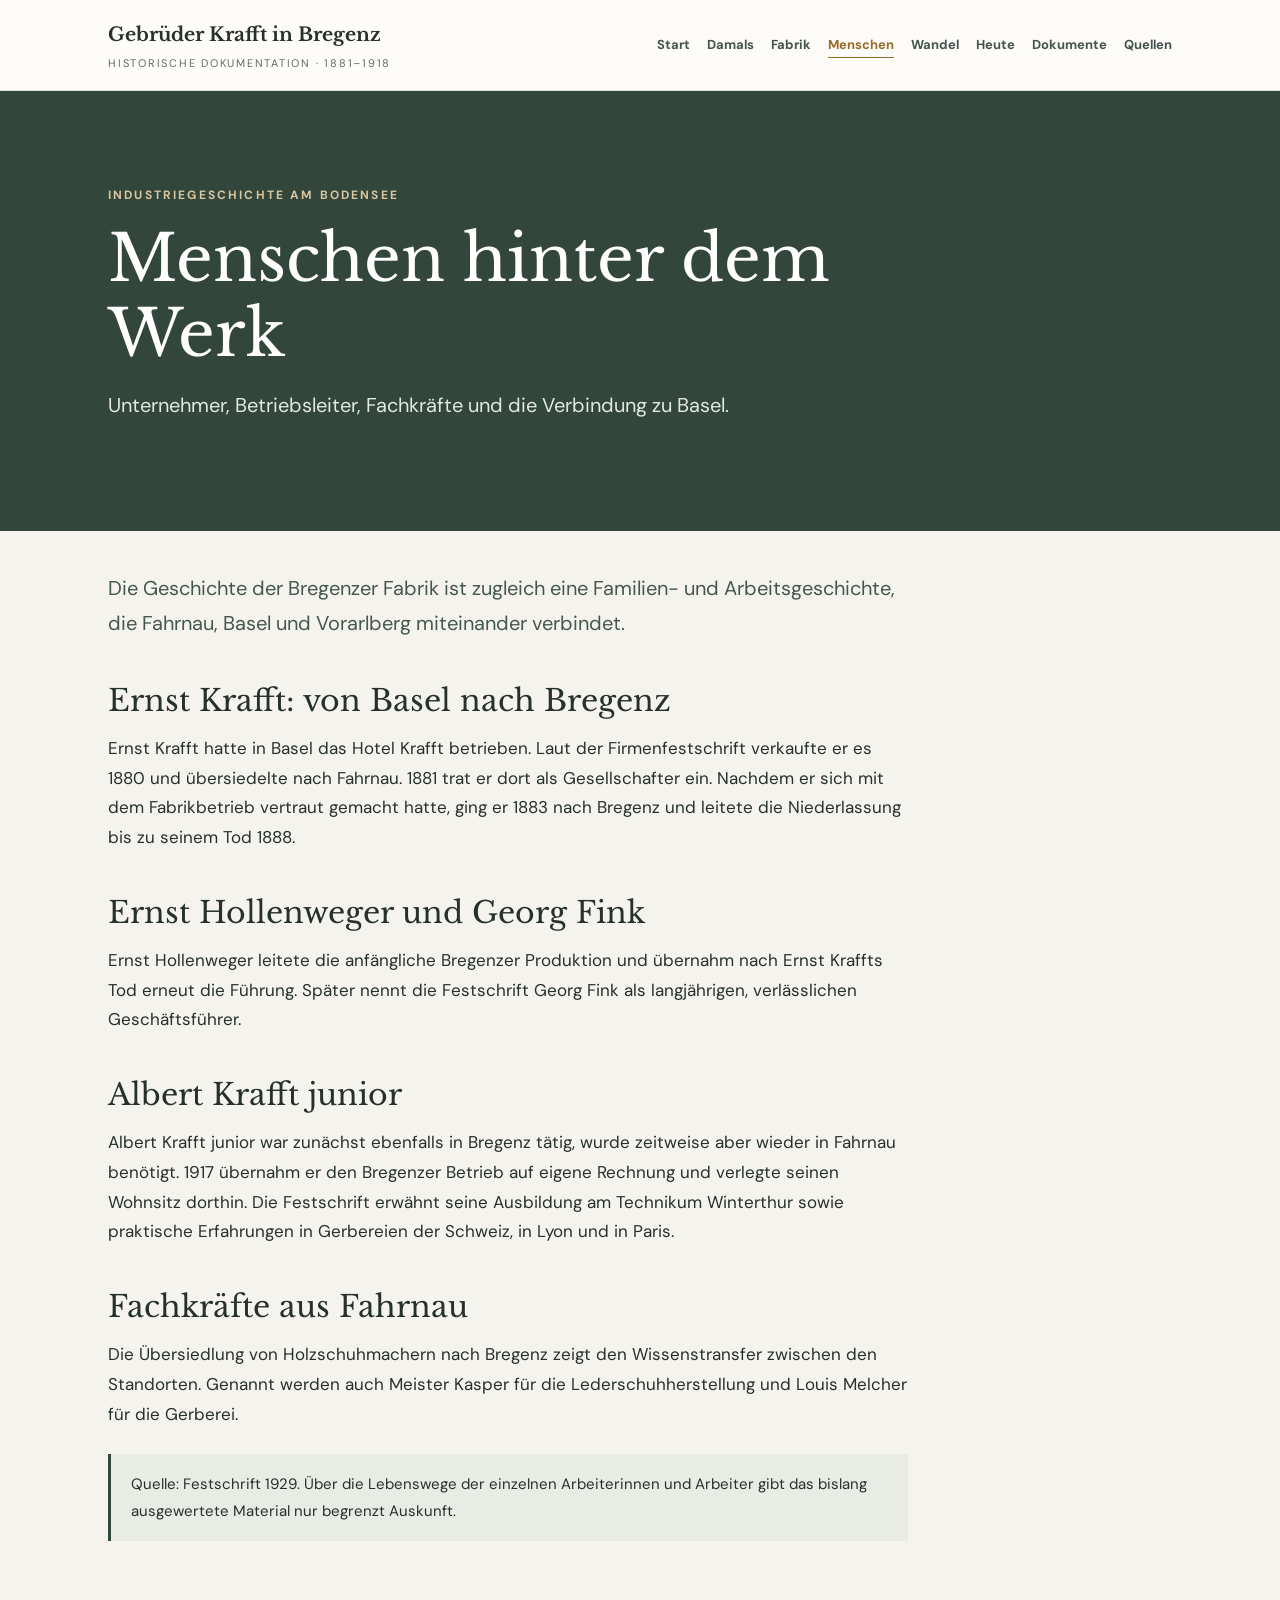
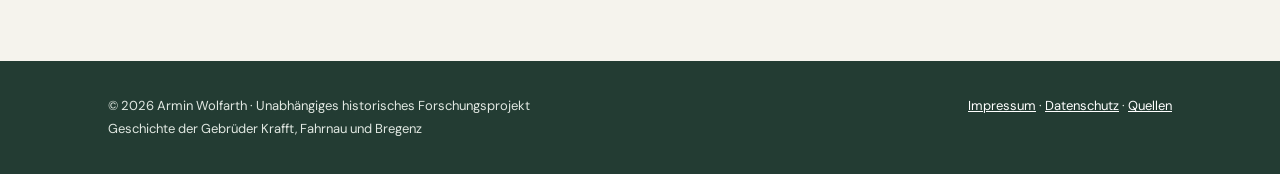
<file: menschen.html>
<!DOCTYPE html>
<html lang="de"><head><meta charset="utf-8"/><meta content="width=device-width, initial-scale=1" name="viewport"/><meta name="robots" content="index, follow"><title>Menschen hinter dem Werk | Gebrüder Krafft in Bregenz</title><meta content="Unternehmer, Betriebsleiter, Fachkräfte und die Verbindung zu Basel." name="description"/><link href="assets/style.css" rel="stylesheet"/></head><body><header><div class="wrap top"><a class="brand" href="index.html">Gebrüder Krafft in Bregenz<small>Historische Dokumentation · 1881–1918</small></a><nav aria-label="Hauptnavigation"><a href="index.html">Start</a><a href="gruendung.html">Damals</a><a href="fabrik.html">Fabrik</a><a aria-current="page" href="menschen.html">Menschen</a><a href="kriegsjahre.html">Wandel</a><a href="areal-heute.html">Heute</a><a href="dokumente.html">Dokumente</a><a href="quellen.html">Quellen</a></nav></div></header><main><section class="hero"><div class="wrap"><div class="eyebrow">Industriegeschichte am Bodensee</div><h1>Menschen hinter dem Werk</h1><p>Unternehmer, Betriebsleiter, Fachkräfte und die Verbindung zu Basel.</p></div></section><div class="wrap"><section class="section article"><p class="lead">Die Geschichte der Bregenzer Fabrik ist zugleich eine Familien- und Arbeitsgeschichte, die Fahrnau, Basel und Vorarlberg miteinander verbindet.</p><h2>Ernst Krafft: von Basel nach Bregenz</h2><p>Ernst Krafft hatte in Basel das Hotel Krafft betrieben. Laut der Firmenfestschrift verkaufte er es 1880 und übersiedelte nach Fahrnau. 1881 trat er dort als Gesellschafter ein. Nachdem er sich mit dem Fabrikbetrieb vertraut gemacht hatte, ging er 1883 nach Bregenz und leitete die Niederlassung bis zu seinem Tod 1888.</p><h2>Ernst Hollenweger und Georg Fink</h2><p>Ernst Hollenweger leitete die anfängliche Bregenzer Produktion und übernahm nach Ernst Kraffts Tod erneut die Führung. Später nennt die Festschrift Georg Fink als langjährigen, verlässlichen Geschäftsführer.</p><h2>Albert Krafft junior</h2><p>Albert Krafft junior war zunächst ebenfalls in Bregenz tätig, wurde zeitweise aber wieder in Fahrnau benötigt. 1917 übernahm er den Bregenzer Betrieb auf eigene Rechnung und verlegte seinen Wohnsitz dorthin. Die Festschrift erwähnt seine Ausbildung am Technikum Winterthur sowie praktische Erfahrungen in Gerbereien der Schweiz, in Lyon und in Paris.</p><h2>Fachkräfte aus Fahrnau</h2><p>Die Übersiedlung von Holzschuhmachern nach Bregenz zeigt den Wissenstransfer zwischen den Standorten. Genannt werden auch Meister Kasper für die Lederschuhherstellung und Louis Melcher für die Gerberei.</p><p class="note">Quelle: Festschrift 1929. Über die Lebenswege der einzelnen Arbeiterinnen und Arbeiter gibt das bislang ausgewertete Material nur begrenzt Auskunft.</p></section></div></main><footer class="footer"><div class="wrap foot"><div>© 2026 Armin Wolfarth · Unabhängiges historisches Forschungsprojekt<br/>Geschichte der Gebrüder Krafft, Fahrnau und Bregenz</div><div><a href="impressum.html">Impressum</a> · <a href="datenschutz.html">Datenschutz</a> · <a href="quellen.html">Quellen</a></div></div></footer></body></html>
</file>
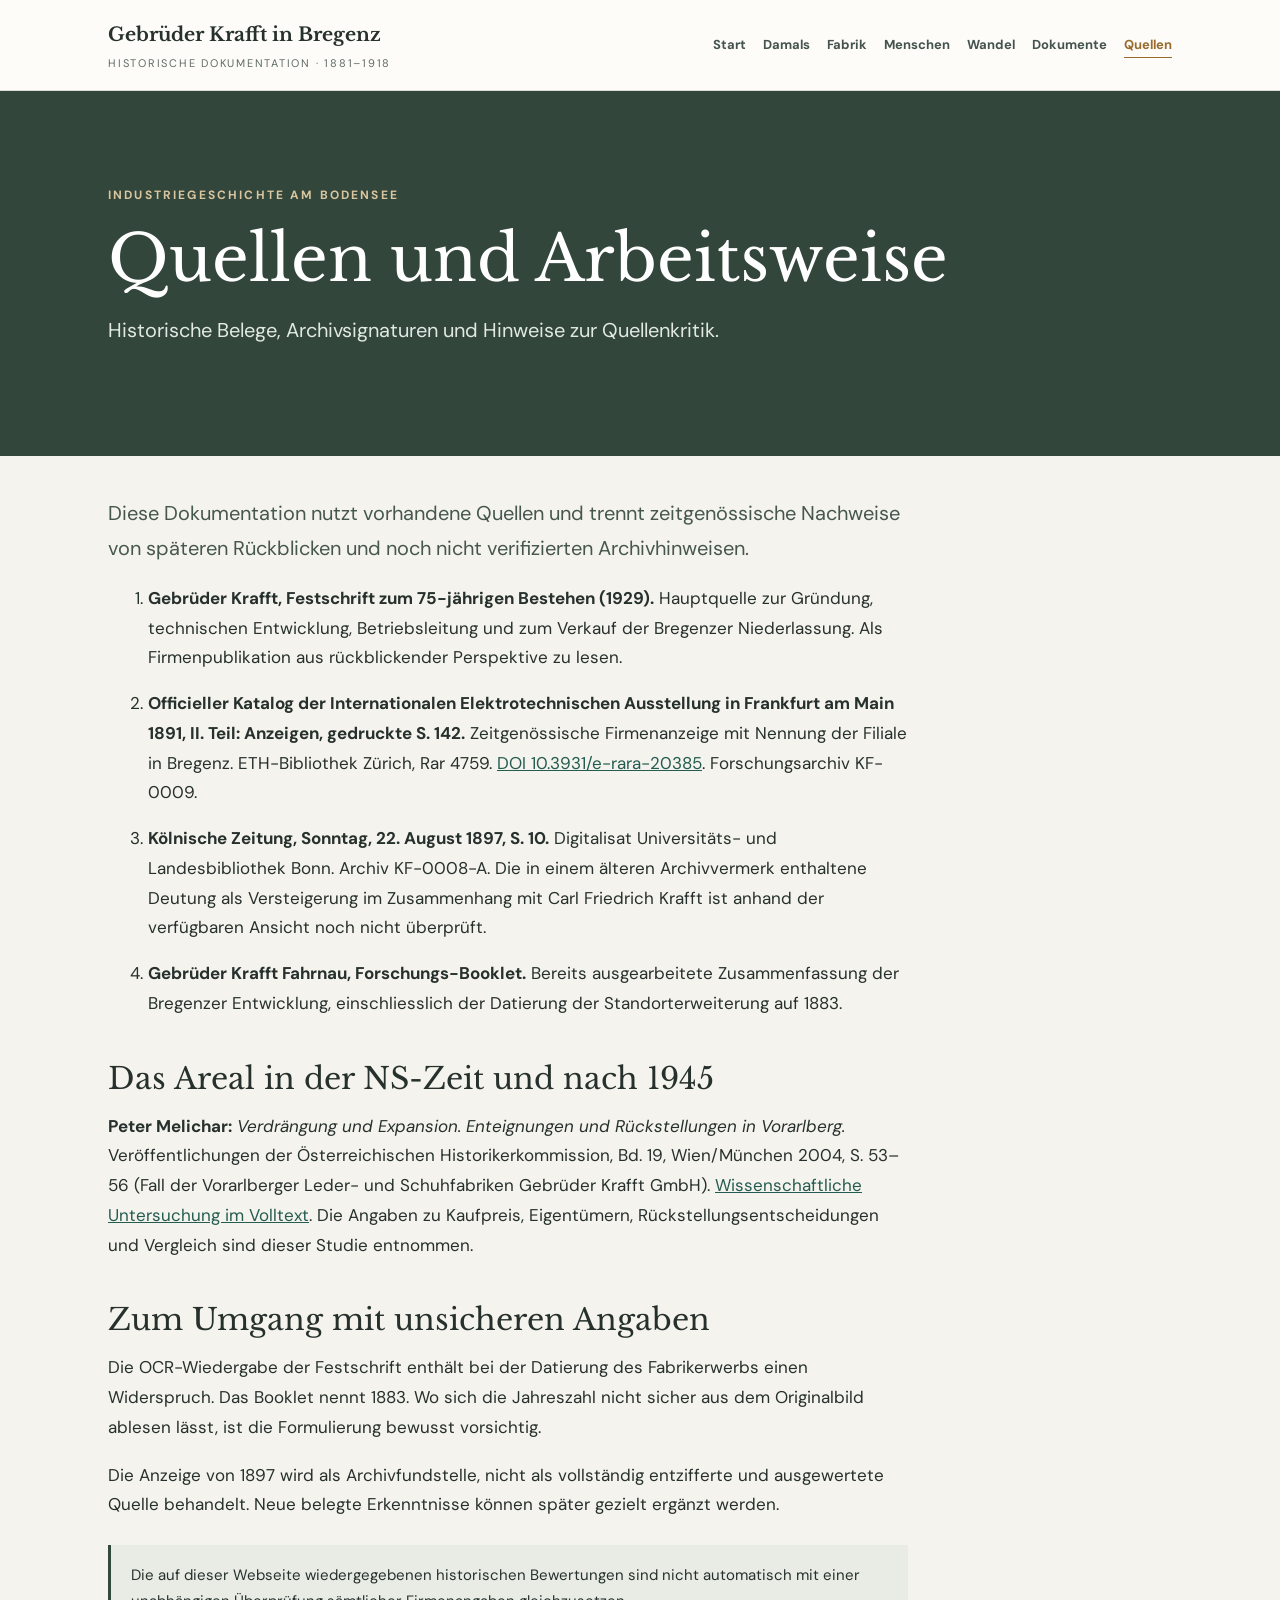
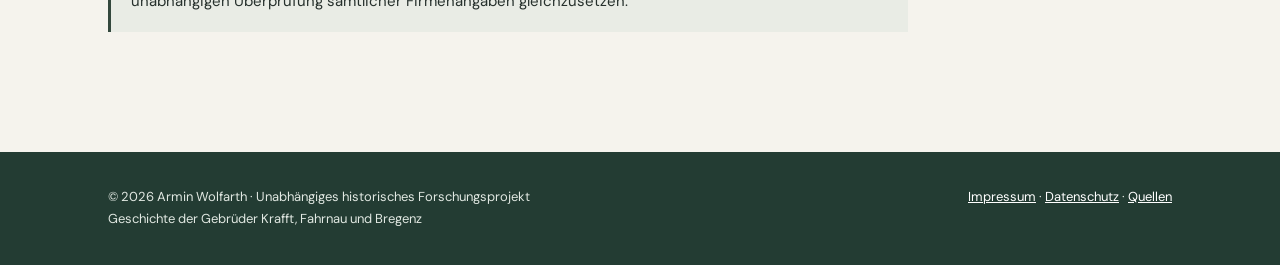
<file: quellen.html>
<!DOCTYPE html>
<html lang="de"><head><meta charset="utf-8"/><meta content="width=device-width, initial-scale=1" name="viewport"/><meta name="robots" content="index, follow"><title>Quellen und Arbeitsweise | Gebrüder Krafft in Bregenz</title><meta content="Historische Belege, Archivsignaturen und Hinweise zur Quellenkritik." name="description"/><link href="assets/style.css" rel="stylesheet"/></head><body><header><div class="wrap top"><a class="brand" href="index.html">Gebrüder Krafft in Bregenz<small>Historische Dokumentation · 1881–1918</small></a><nav aria-label="Hauptnavigation"><a href="index.html">Start</a><a href="gruendung.html">Damals</a><a href="fabrik.html">Fabrik</a><a href="menschen.html">Menschen</a><a href="kriegsjahre.html">Wandel</a><a href="dokumente.html">Dokumente</a><a aria-current="page" href="quellen.html">Quellen</a></nav></div></header><main><section class="hero"><div class="wrap"><div class="eyebrow">Industriegeschichte am Bodensee</div><h1>Quellen und Arbeitsweise</h1><p>Historische Belege, Archivsignaturen und Hinweise zur Quellenkritik.</p></div></section><div class="wrap"><section class="section article"><p class="lead">Diese Dokumentation nutzt vorhandene Quellen und trennt zeitgenössische Nachweise von späteren Rückblicken und noch nicht verifizierten Archivhinweisen.</p><ol class="sources"><li><strong>Gebrüder Krafft, Festschrift zum 75-jährigen Bestehen (1929).</strong> Hauptquelle zur Gründung, technischen Entwicklung, Betriebsleitung und zum Verkauf der Bregenzer Niederlassung. Als Firmenpublikation aus rückblickender Perspektive zu lesen.</li><li><strong>Officieller Katalog der Internationalen Elektrotechnischen Ausstellung in Frankfurt am Main 1891, II. Teil: Anzeigen, gedruckte S. 142.</strong> Zeitgenössische Firmenanzeige mit Nennung der Filiale in Bregenz. ETH-Bibliothek Zürich, Rar 4759. <a href="https://doi.org/10.3931/e-rara-20385">DOI 10.3931/e-rara-20385</a>. Forschungsarchiv KF-0009.</li><li><strong>Kölnische Zeitung, Sonntag, 22. August 1897, S. 10.</strong> Digitalisat Universitäts- und Landesbibliothek Bonn. Archiv KF-0008-A. Die in einem älteren Archivvermerk enthaltene Deutung als Versteigerung im Zusammenhang mit Carl Friedrich Krafft ist anhand der verfügbaren Ansicht noch nicht überprüft.</li><li><strong>Gebrüder Krafft Fahrnau, Forschungs-Booklet.</strong> Bereits ausgearbeitete Zusammenfassung der Bregenzer Entwicklung, einschliesslich der Datierung der Standorterweiterung auf 1883.</li></ol><h2>Das Areal in der NS-Zeit und nach 1945</h2><p><strong>Peter Melichar:</strong> <em>Verdrängung und Expansion. Enteignungen und Rückstellungen in Vorarlberg.</em> Veröffentlichungen der Österreichischen Historikerkommission, Bd. 19, Wien/München 2004, S. 53–56 (Fall der Vorarlberger Leder- und Schuhfabriken Gebrüder Krafft GmbH). <a href="https://hiko.univie.ac.at/PDF/19.pdf">Wissenschaftliche Untersuchung im Volltext</a>. Die Angaben zu Kaufpreis, Eigentümern, Rückstellungsentscheidungen und Vergleich sind dieser Studie entnommen.</p><h2>Zum Umgang mit unsicheren Angaben</h2><p>Die OCR-Wiedergabe der Festschrift enthält bei der Datierung des Fabrikerwerbs einen Widerspruch. Das Booklet nennt 1883. Wo sich die Jahreszahl nicht sicher aus dem Originalbild ablesen lässt, ist die Formulierung bewusst vorsichtig.</p><p>Die Anzeige von 1897 wird als Archivfundstelle, nicht als vollständig entzifferte und ausgewertete Quelle behandelt. Neue belegte Erkenntnisse können später gezielt ergänzt werden.</p><p class="note">Die auf dieser Webseite wiedergegebenen historischen Bewertungen sind nicht automatisch mit einer unabhängigen Überprüfung sämtlicher Firmenangaben gleichzusetzen.</p></section></div></main><footer class="footer"><div class="wrap foot"><div>© 2026 Armin Wolfarth · Unabhängiges historisches Forschungsprojekt<br/>Geschichte der Gebrüder Krafft, Fahrnau und Bregenz</div><div><a href="impressum.html">Impressum</a> · <a href="datenschutz.html">Datenschutz</a> · <a href="quellen.html">Quellen</a></div></div></footer></body></html>
</file>
<file: assets/style.css>
@import url('https://fonts.googleapis.com/css2?family=DM+Sans:wght@400;500;600;700&family=Libre+Baskerville:wght@400;700&display=swap');
:root{--ink:#23312e;--muted:#61706b;--paper:#f7f5ef;--white:#fff;--green:#284b40;--gold:#a57d42;--line:#deded5}
*{box-sizing:border-box}html{scroll-behavior:smooth}body{margin:0;background:var(--paper);color:var(--ink);font:17px/1.75 'DM Sans',Arial,sans-serif}a{color:#245c51}a:hover{text-decoration-color:var(--gold)}.wrap{max-width:1120px;margin:auto;padding:0 28px}
header{background:#fff;border-bottom:1px solid var(--line)}.top{display:flex;justify-content:space-between;align-items:center;gap:20px;min-height:90px}.brand{font-family:'Libre Baskerville',Georgia,serif;font-size:19px;font-weight:700;color:var(--ink);text-decoration:none}.brand small{display:block;font:11px/1.5 'DM Sans',sans-serif;letter-spacing:.16em;text-transform:uppercase;color:var(--muted);margin-top:4px}nav{display:flex;flex-wrap:wrap;gap:5px 17px}nav a{font-size:13px;font-weight:700;text-decoration:none;color:#45534e}nav a[aria-current=page]{color:#986b2d;text-decoration:underline;text-underline-offset:8px}.hero{background:linear-gradient(125deg,#243f36,#365c4c);color:#fff;padding:78px 0 75px}.eyebrow{text-transform:uppercase;letter-spacing:.18em;font-size:12px;font-weight:700;color:#d9c59e}.hero h1{font:clamp(35px,5vw,65px)/1.17 'Libre Baskerville',Georgia,serif;max-width:880px;margin:16px 0}.hero p{max-width:740px;color:#e1e9e2;font-size:19px}.intro{padding:53px 0 16px}.intro p{max-width:780px}.section{padding:28px 0 55px}h2{font:30px/1.3 'Libre Baskerville',Georgia,serif;margin:24px 0 14px}h3{font:21px/1.4 'Libre Baskerville',Georgia,serif}p{margin:0 0 18px}.lead{font-size:20px;color:#46574e}.cards{display:grid;grid-template-columns:repeat(3,1fr);gap:16px}.card{background:white;border:1px solid var(--line);padding:25px;text-decoration:none;color:var(--ink);display:block}.card:hover{border-color:var(--gold)}.card span{font-size:12px;letter-spacing:.1em;text-transform:uppercase;color:#946e3b}.card h3{margin:10px 0}.card p{color:var(--muted);font-size:15px;margin:0}.article{max-width:800px}.article h2{margin-top:40px}.article blockquote{border-left:3px solid var(--gold);margin:26px 0;padding:5px 0 5px 24px;color:#43554b;font-family:Georgia,serif;font-size:19px}.note{background:#e9ece5;border-left:3px solid var(--green);padding:17px 20px;margin:25px 0;font-size:15px}.timeline{border-left:2px solid #c4c9c1;margin:30px 0;padding-left:24px}.timeline p{margin-bottom:20px}.timeline strong{color:#946e3b}.figure{background:#fff;border:1px solid var(--line);padding:16px;margin:26px 0}.figure img{display:block;width:100%;height:auto;max-height:720px;object-fit:contain}.figure figcaption{font-size:13px;color:var(--muted);margin-top:12px}.sources li{margin:0 0 16px}.back{font-size:14px;font-weight:700}.footer{background:#233c33;color:#e1e8e2;padding:34px 0;font-size:13px}.footer a{color:#fff}.foot{display:flex;justify-content:space-between;gap:25px;flex-wrap:wrap}.tag{display:inline-block;border:1px solid #d6d8d0;padding:3px 9px;color:#52625b;font-size:12px;margin-right:7px}
@media(max-width:850px){.top{display:block;padding:19px 0}nav{margin-top:20px}.cards{grid-template-columns:1fr 1fr}}@media(max-width:560px){.cards{grid-template-columns:1fr}.hero{padding:52px 0}.wrap{padding:0 19px}body{font-size:16px}}
/* Ausstellungsgestaltung in Anlehnung an die Struktur von hoelzernesohle.de */
:root{--ink:#26302c;--muted:#606b65;--paper:#f5f3ed;--green:#33483d;--gold:#a77841;--line:#dddcd3}
header{background:#fdfcf8}.hero{background:#32463c;padding:94px 0 90px}.hero h1{max-width:900px}.hero p{font-size:20px;max-width:740px}.intro{padding-top:62px}.intro .lead{font:clamp(22px,3vw,32px)/1.5 'Libre Baskerville',Georgia,serif;max-width:900px;color:#2e3e35}.intro p{max-width:880px}.exhibit-grid{display:grid;grid-template-columns:repeat(3,minmax(0,1fr));gap:20px}.exhibit{background:#fff;border:1px solid var(--line);padding:32px 27px 30px;text-decoration:none;color:var(--ink);display:flex;flex-direction:column;min-height:380px;transition:transform .15s,border-color .15s}.exhibit:hover{transform:translateY(-3px);border-color:var(--gold)}.exhibit-number{color:#a77841;font-size:15px;font-weight:700;letter-spacing:.13em}.exhibit h2{font-size:29px;margin:30px 0 10px}.exhibit h3{font:600 16px/1.5 'DM Sans',sans-serif;margin:0 0 14px}.exhibit p{font-size:15px;line-height:1.7;color:var(--muted)}.more{font-size:14px;font-weight:700;color:#28574a;text-decoration:none}.exhibit .more{display:block;margin-top:20px}.feature{display:grid;grid-template-columns:1.15fr .85fr;gap:36px;align-items:center;background:#fff;border:1px solid var(--line);padding:34px}.feature img{width:100%;max-height:310px;object-fit:contain;background:#f5f3ed}.eyebrow.dark{color:#916d3d}.topic-links{display:flex;flex-wrap:wrap;gap:12px}.topic-links a{border:1px solid #c7ccc4;padding:10px 18px;background:#fff;text-decoration:none;font-size:14px;font-weight:700}.topic-links a:hover{border-color:var(--gold)}.article{padding-top:40px}.footer{margin-top:40px}
@media(max-width:850px){.exhibit-grid{grid-template-columns:1fr}.exhibit{min-height:0}.feature{grid-template-columns:1fr}.hero{padding:65px 0}}

.historic-view{margin:20px 0 42px;background:#fff;border:1px solid var(--line);padding:18px}.historic-view img{display:block;width:100%;max-height:680px;object-fit:contain}.historic-view figcaption{font-size:13px;color:var(--muted);margin-top:12px;line-height:1.6}
</file>
